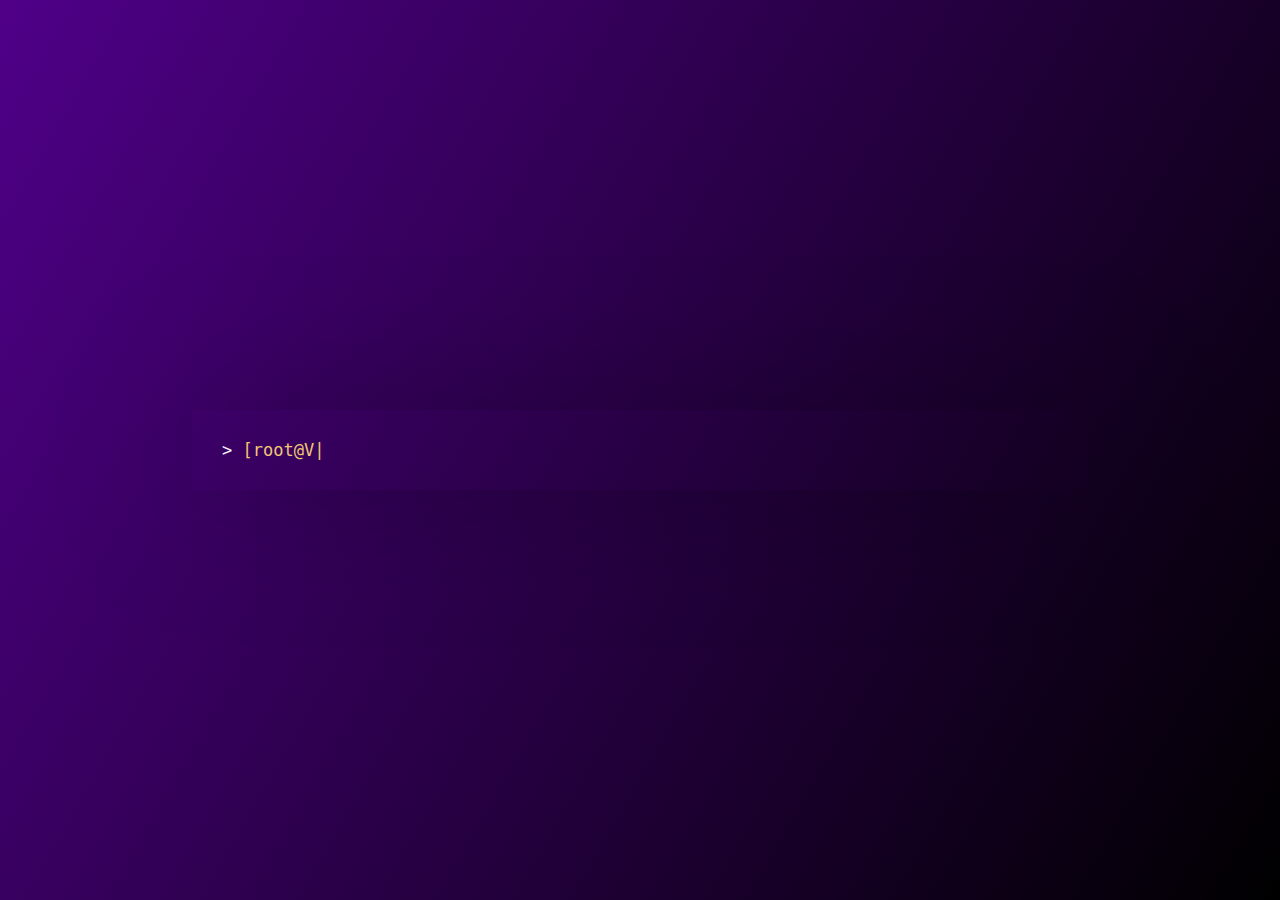
<file: you/wa/index.html>
<!doctype html>
<html>
<head><meta http-equiv="refresh" content="17;url=./zhl-2.html">
<meta charset="utf-8">
<title>爱情输入口</title>


<style>

* {
    margin: 0;
    padding: 0;
    border: 0;
    font-size: 100%;
    font: inherit;
    vertical-align: baseline;
    box-sizing: border-box;
    color: inherit;
}

body {
    background-image: linear-gradient(120deg, #4f0088 0%, #000000 100%);
    height: 100vh;
}

h1 {
    font-size: 45vw;
    text-align: center;
    position: fixed;
    width: 100vw;
    z-index: 1;
    color: #ffffff26;
    text-shadow: 0 0 50px rgba(0, 0, 0, 0.07);
    top: 50%;
    -webkit-transform: translateY(-50%);
            transform: translateY(-50%);
    font-family: "Montserrat", monospace;
}

div {
    background: rgba(0, 0, 0, 0);
    width: 70vw;
    position: relative;
    top: 50%;
    -webkit-transform: translateY(-50%);
            transform: translateY(-50%);
    margin: 0 auto;
    padding: 30px 30px 10px;
    box-shadow: 0 0 150px -20px rgba(0, 0, 0, 0.5);
    z-index: 3;
}

P {
    font-family: "Share Tech Mono", monospace;
    color: #f5f5f5;
    margin: 0 0 20px;
    font-size: 17px;
    line-height: 1.2;
}

span {
    color: #f0c674;
}

i {
    color: #8abeb7;
}

div a {
    text-decoration: none;
}

b {
    color: #81a2be;
}

a.avatar {
    position: fixed;
    bottom: 15px;
    right: -100px;
    -webkit-animation: slide 0.5s 4.5s forwards;
            animation: slide 0.5s 4.5s forwards;
    display: block;
    z-index: 4
}

a.avatar img {
    border-radius: 100%;
    width: 44px;
    border: 2px solid white;
}

@-webkit-keyframes slide {
    from {
        right: -100px;
        -webkit-transform: rotate(360deg);
                transform: rotate(360deg);
        opacity: 0;
    }
    to {
        right: 15px;
        -webkit-transform: rotate(0deg);
                transform: rotate(0deg);
        opacity: 1;
    }
}

@keyframes slide {
    from {
        right: -100px;
        -webkit-transform: rotate(360deg);
                transform: rotate(360deg);
        opacity: 0;
    }
    to {
        right: 15px;
        -webkit-transform: rotate(0deg);
                transform: rotate(0deg);
        opacity: 1;
    }
}
</style>
</head>
<body>
<h1></h1>
<div><p>> <span>[root@VM-0-9-centos ~]# </span>: "<i> -s0mf /关于Ta的记忆/   </i>"</p>
<p>> <span>[root@VM-0-9-centos ~]#</span>: "<i>加载成功</i>"</p>
<p>> <span>[root@VM-0-9-centos ~]#</span>: <b>文件备份自动启用中...</span>
    : <a href="/">备份成功</a>, <a href="/">仅</a><a href="/">备份文件</a><a href="/">碎片</a></p>
<p>> 
        <span>[root@VM-0-9-centos ~]#: </span>"<i>文件碎片正在加载...</i>"</p>
<p>> 
            <span>[root@VM-0-9-centos ~]#: </span>"<i>加载成功 正在打开...</i>"</p>
</div>


<script>
var str = document.getElementsByTagName('div')[0].innerHTML.toString();
var i = 0;
document.getElementsByTagName('div')[0].innerHTML = "";

setTimeout(function() {
    var se = setInterval(function() {
        i++;
        document.getElementsByTagName('div')[0].innerHTML = str.slice(0, i) + "|";
        if (i == str.length) {
            clearInterval(se);
            document.getElementsByTagName('div')[0].innerHTML = str;
        }
    }, 30);
},0);
</script>

</body>
</html>
</file>
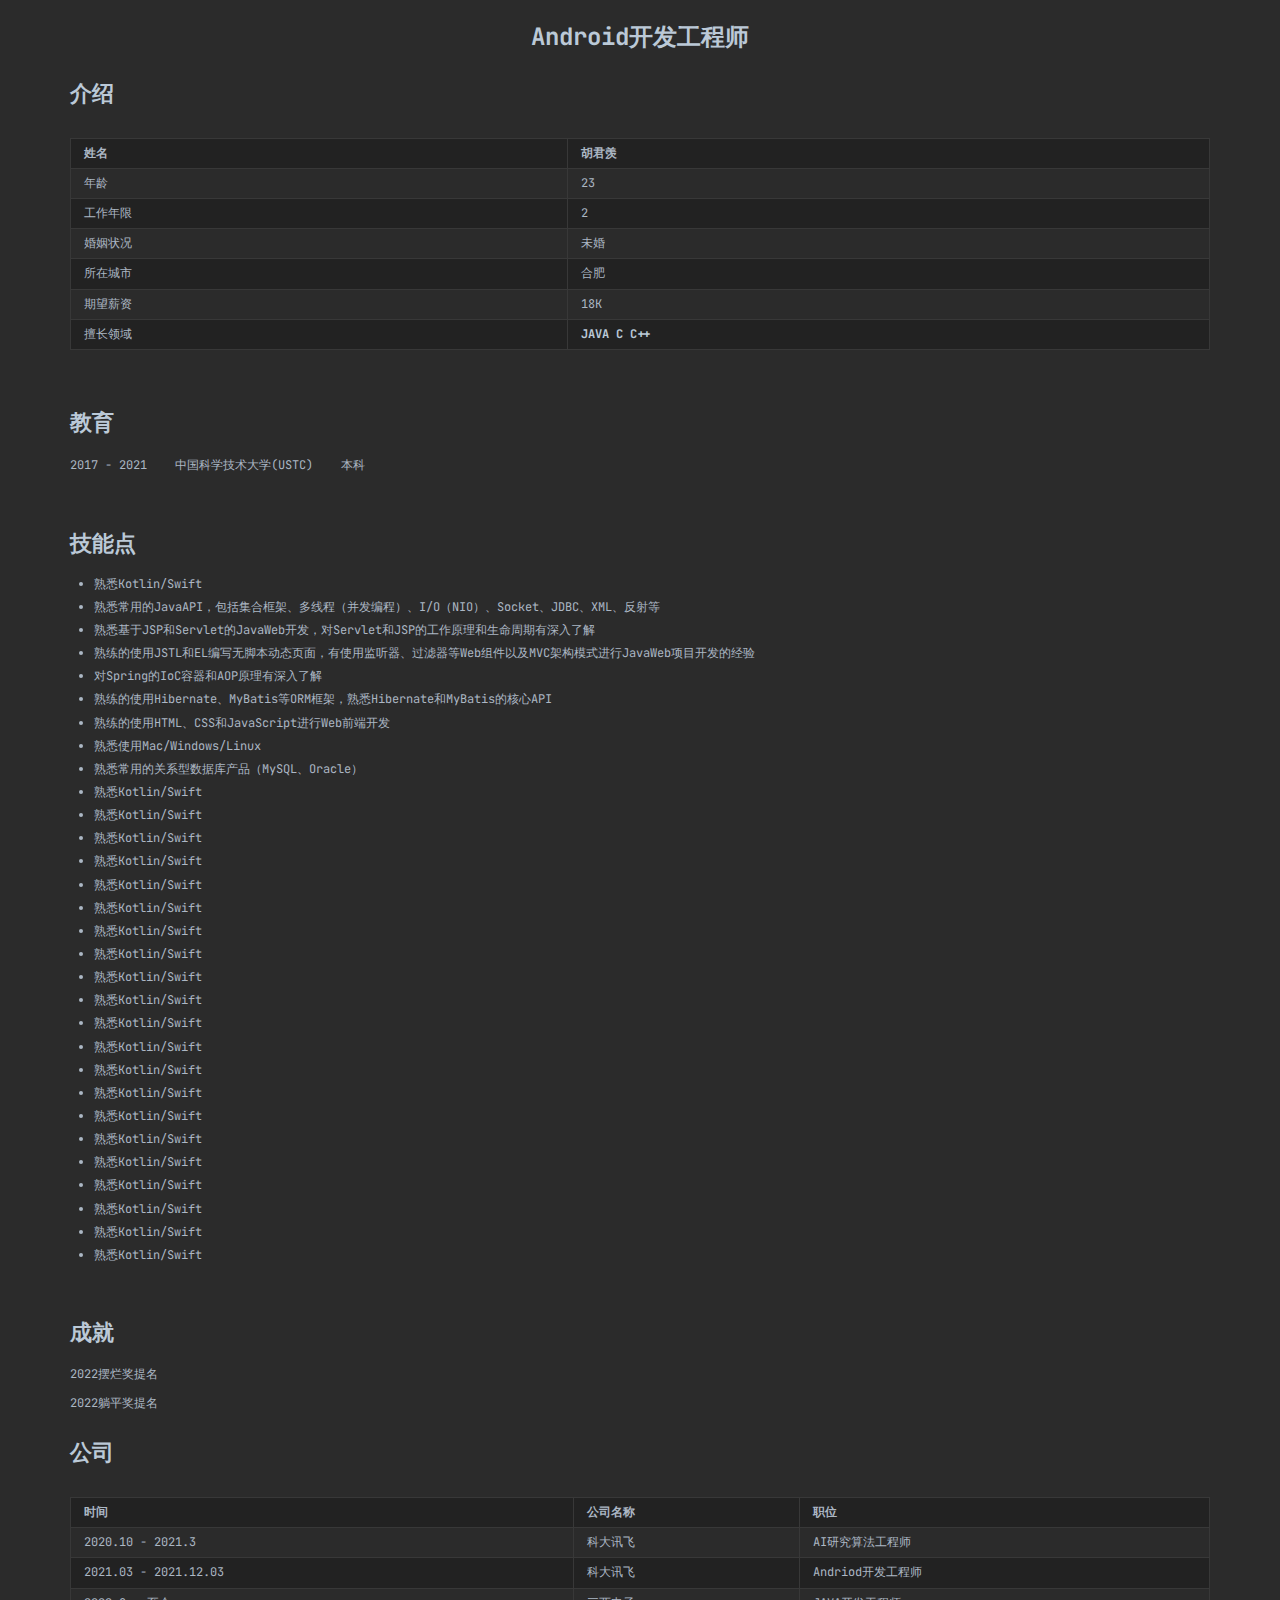
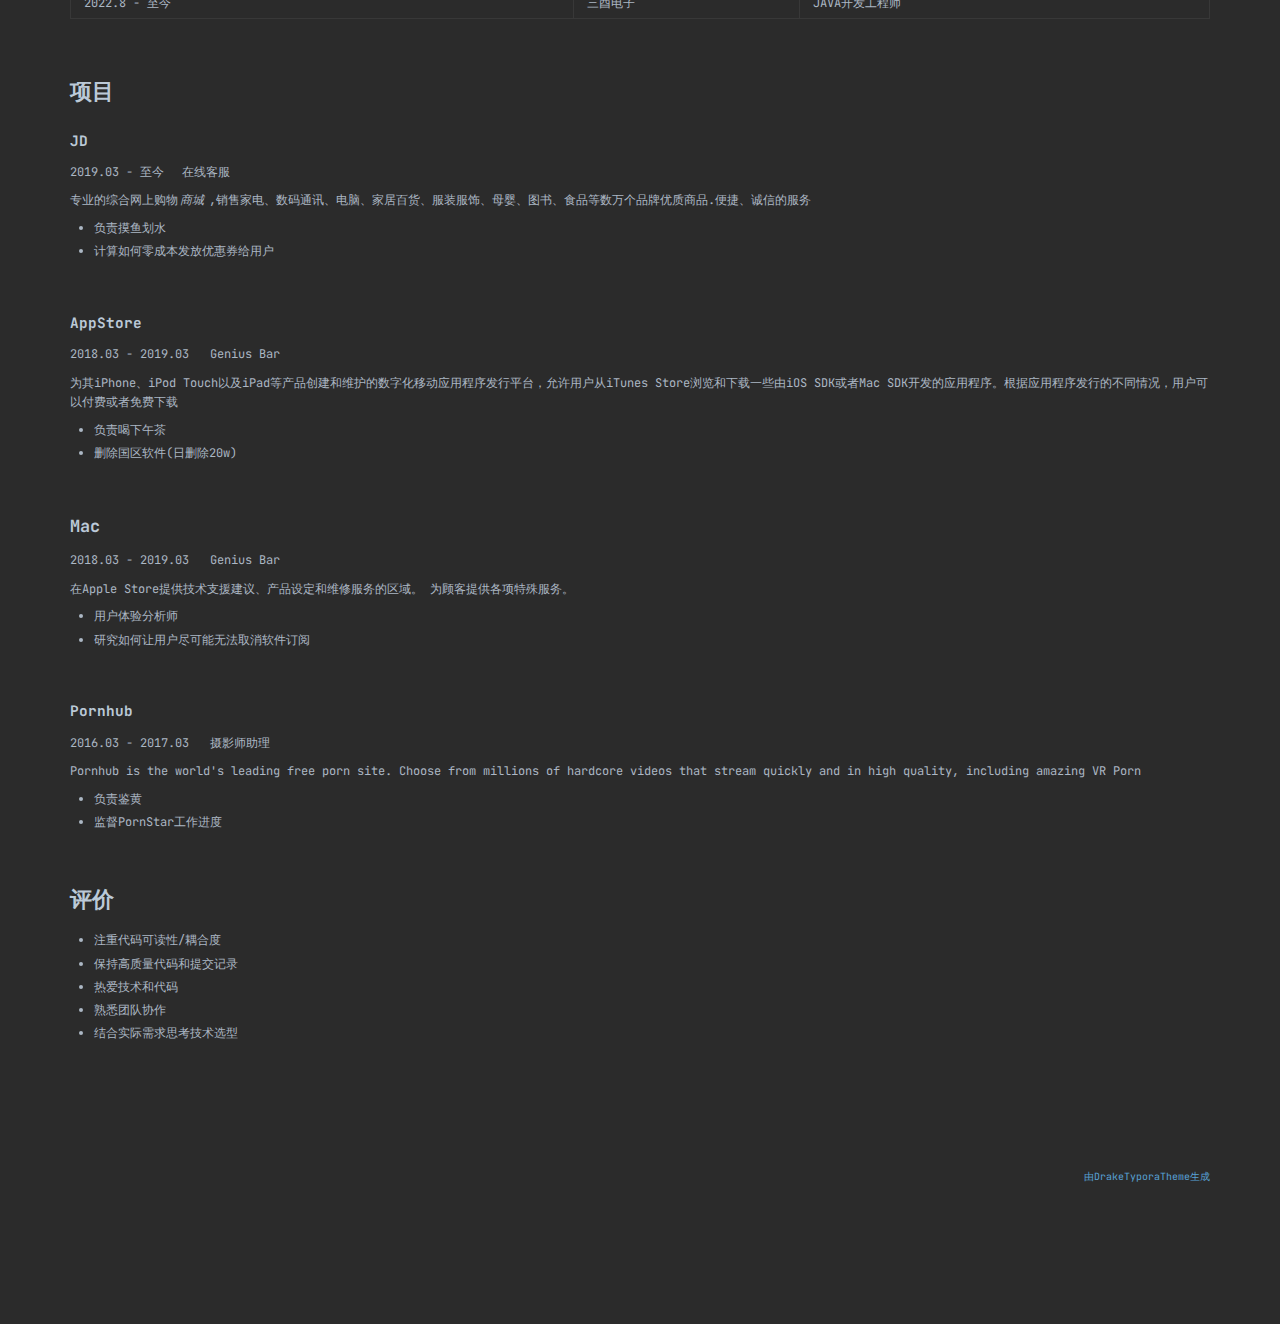
<file: HTML/JLA.html>
<!doctype html>
<html>
<head>
<meta charset='UTF-8'><meta name='viewport' content='width=device-width initial-scale=1'>

<link href='https://fonts.googleapis.com/css2?family=JetBrains+Mono:ital,wght@0,400;0,700;1,400;1,700&display=swap' rel='stylesheet' type='text/css' /><style type='text/css'>html {overflow-x: initial !important;}:root { --bg-color:#ffffff; --text-color:#333333; --select-text-bg-color:#B5D6FC; --select-text-font-color:auto; --monospace:"Lucida Console",Consolas,"Courier",monospace; --title-bar-height:20px; }
.mac-os-11 { --title-bar-height:28px; }
html { font-size: 14px; background-color: var(--bg-color); color: var(--text-color); font-family: "Helvetica Neue", Helvetica, Arial, sans-serif; -webkit-font-smoothing: antialiased; }
body { margin: 0px; padding: 0px; height: auto; inset: 0px; font-size: 1rem; line-height: 1.42857; overflow-x: hidden; background: inherit; tab-size: 4; }
iframe { margin: auto; }
a.url { word-break: break-all; }
a:active, a:hover { outline: 0px; }
.in-text-selection, ::selection { text-shadow: none; background: var(--select-text-bg-color); color: var(--select-text-font-color); }
#write { margin: 0px auto; height: auto; width: inherit; word-break: normal; overflow-wrap: break-word; position: relative; white-space: normal; overflow-x: visible; padding-top: 36px; }
#write.first-line-indent p { text-indent: 2em; }
#write.first-line-indent li p, #write.first-line-indent p * { text-indent: 0px; }
#write.first-line-indent li { margin-left: 2em; }
.for-image #write { padding-left: 8px; padding-right: 8px; }
body.typora-export { padding-left: 30px; padding-right: 30px; }
.typora-export .footnote-line, .typora-export li, .typora-export p { white-space: pre-wrap; }
.typora-export .task-list-item input { pointer-events: none; }
@media screen and (max-width: 500px) {
  body.typora-export { padding-left: 0px; padding-right: 0px; }
  #write { padding-left: 20px; padding-right: 20px; }
  .CodeMirror-sizer { margin-left: 0px !important; }
  .CodeMirror-gutters { display: none !important; }
}
#write li > figure:last-child { margin-bottom: 0.5rem; }
#write ol, #write ul { position: relative; }
img { max-width: 100%; vertical-align: middle; image-orientation: from-image; }
button, input, select, textarea { color: inherit; font: inherit; }
input[type="checkbox"], input[type="radio"] { line-height: normal; padding: 0px; }
*, ::after, ::before { box-sizing: border-box; }
#write h1, #write h2, #write h3, #write h4, #write h5, #write h6, #write p, #write pre { width: inherit; }
#write h1, #write h2, #write h3, #write h4, #write h5, #write h6, #write p { position: relative; }
p { line-height: inherit; }
h1, h2, h3, h4, h5, h6 { break-after: avoid-page; break-inside: avoid; orphans: 4; }
p { orphans: 4; }
h1 { font-size: 2rem; }
h2 { font-size: 1.8rem; }
h3 { font-size: 1.6rem; }
h4 { font-size: 1.4rem; }
h5 { font-size: 1.2rem; }
h6 { font-size: 1rem; }
.md-math-block, .md-rawblock, h1, h2, h3, h4, h5, h6, p { margin-top: 1rem; margin-bottom: 1rem; }
.hidden { display: none; }
.md-blockmeta { color: rgb(204, 204, 204); font-weight: 700; font-style: italic; }
a { cursor: pointer; }
sup.md-footnote { padding: 2px 4px; background-color: rgba(238, 238, 238, 0.7); color: rgb(85, 85, 85); border-radius: 4px; cursor: pointer; }
sup.md-footnote a, sup.md-footnote a:hover { color: inherit; text-transform: inherit; text-decoration: inherit; }
#write input[type="checkbox"] { cursor: pointer; width: inherit; height: inherit; }
figure { overflow-x: auto; margin: 1.2em 0px; max-width: calc(100% + 16px); padding: 0px; }
figure > table { margin: 0px; }
tr { break-inside: avoid; break-after: auto; }
thead { display: table-header-group; }
table { border-collapse: collapse; border-spacing: 0px; width: 100%; overflow: auto; break-inside: auto; text-align: left; }
table.md-table td { min-width: 32px; }
.CodeMirror-gutters { border-right: 0px; background-color: inherit; }
.CodeMirror-linenumber { user-select: none; }
.CodeMirror { text-align: left; }
.CodeMirror-placeholder { opacity: 0.3; }
.CodeMirror pre { padding: 0px 4px; }
.CodeMirror-lines { padding: 0px; }
div.hr:focus { cursor: none; }
#write pre { white-space: pre-wrap; }
#write.fences-no-line-wrapping pre { white-space: pre; }
#write pre.ty-contain-cm { white-space: normal; }
.CodeMirror-gutters { margin-right: 4px; }
.md-fences { font-size: 0.9rem; display: block; break-inside: avoid; text-align: left; overflow: visible; white-space: pre; background: inherit; position: relative !important; }
.md-fences-adv-panel { width: 100%; margin-top: 10px; text-align: center; padding-top: 0px; padding-bottom: 8px; overflow-x: auto; }
#write .md-fences.mock-cm { white-space: pre-wrap; }
.md-fences.md-fences-with-lineno { padding-left: 0px; }
#write.fences-no-line-wrapping .md-fences.mock-cm { white-space: pre; overflow-x: auto; }
.md-fences.mock-cm.md-fences-with-lineno { padding-left: 8px; }
.CodeMirror-line, twitterwidget { break-inside: avoid; }
.footnotes { opacity: 0.8; font-size: 0.9rem; margin-top: 1em; margin-bottom: 1em; }
.footnotes + .footnotes { margin-top: 0px; }
.md-reset { margin: 0px; padding: 0px; border: 0px; outline: 0px; vertical-align: top; background: 0px 0px; text-decoration: none; text-shadow: none; float: none; position: static; width: auto; height: auto; white-space: nowrap; cursor: inherit; -webkit-tap-highlight-color: transparent; line-height: normal; font-weight: 400; text-align: left; box-sizing: content-box; direction: ltr; }
li div { padding-top: 0px; }
blockquote { margin: 1rem 0px; }
li .mathjax-block, li p { margin: 0.5rem 0px; }
li blockquote { margin: 1rem 0px; }
li { margin: 0px; position: relative; }
blockquote > :last-child { margin-bottom: 0px; }
blockquote > :first-child, li > :first-child { margin-top: 0px; }
.footnotes-area { color: rgb(136, 136, 136); margin-top: 0.714rem; padding-bottom: 0.143rem; white-space: normal; }
#write .footnote-line { white-space: pre-wrap; }
@media print {
  body, html { border: 1px solid transparent; height: 99%; break-after: avoid; break-before: avoid; font-variant-ligatures: no-common-ligatures; }
  #write { margin-top: 0px; padding-top: 0px; border-color: transparent !important; }
  .typora-export * { -webkit-print-color-adjust: exact; }
  .typora-export #write { break-after: avoid; }
  .typora-export #write::after { height: 0px; }
  .is-mac table { break-inside: avoid; }
  .typora-export-show-outline .typora-export-sidebar { display: none; }
}
.footnote-line { margin-top: 0.714em; font-size: 0.7em; }
a img, img a { cursor: pointer; }
pre.md-meta-block { font-size: 0.8rem; min-height: 0.8rem; white-space: pre-wrap; background: rgb(204, 204, 204); display: block; overflow-x: hidden; }
p > .md-image:only-child:not(.md-img-error) img, p > img:only-child { display: block; margin: auto; }
#write.first-line-indent p > .md-image:only-child:not(.md-img-error) img { left: -2em; position: relative; }
p > .md-image:only-child { display: inline-block; width: 100%; }
#write .MathJax_Display { margin: 0.8em 0px 0px; }
.md-math-block { width: 100%; }
.md-math-block:not(:empty)::after { display: none; }
.MathJax_ref { fill: currentcolor; }
[contenteditable="true"]:active, [contenteditable="true"]:focus, [contenteditable="false"]:active, [contenteditable="false"]:focus { outline: 0px; box-shadow: none; }
.md-task-list-item { position: relative; list-style-type: none; }
.task-list-item.md-task-list-item { padding-left: 0px; }
.md-task-list-item > input { position: absolute; top: 0px; left: 0px; margin-left: -1.2em; margin-top: calc(1em - 10px); border: none; }
.math { font-size: 1rem; }
.md-toc { min-height: 3.58rem; position: relative; font-size: 0.9rem; border-radius: 10px; }
.md-toc-content { position: relative; margin-left: 0px; }
.md-toc-content::after, .md-toc::after { display: none; }
.md-toc-item { display: block; color: rgb(65, 131, 196); }
.md-toc-item a { text-decoration: none; }
.md-toc-inner:hover { text-decoration: underline; }
.md-toc-inner { display: inline-block; cursor: pointer; }
.md-toc-h1 .md-toc-inner { margin-left: 0px; font-weight: 700; }
.md-toc-h2 .md-toc-inner { margin-left: 2em; }
.md-toc-h3 .md-toc-inner { margin-left: 4em; }
.md-toc-h4 .md-toc-inner { margin-left: 6em; }
.md-toc-h5 .md-toc-inner { margin-left: 8em; }
.md-toc-h6 .md-toc-inner { margin-left: 10em; }
@media screen and (max-width: 48em) {
  .md-toc-h3 .md-toc-inner { margin-left: 3.5em; }
  .md-toc-h4 .md-toc-inner { margin-left: 5em; }
  .md-toc-h5 .md-toc-inner { margin-left: 6.5em; }
  .md-toc-h6 .md-toc-inner { margin-left: 8em; }
}
a.md-toc-inner { font-size: inherit; font-style: inherit; font-weight: inherit; line-height: inherit; }
.footnote-line a:not(.reversefootnote) { color: inherit; }
.md-attr { display: none; }
.md-fn-count::after { content: "."; }
code, pre, samp, tt { font-family: var(--monospace); }
kbd { margin: 0px 0.1em; padding: 0.1em 0.6em; font-size: 0.8em; color: rgb(36, 39, 41); background: rgb(255, 255, 255); border: 1px solid rgb(173, 179, 185); border-radius: 3px; box-shadow: rgba(12, 13, 14, 0.2) 0px 1px 0px, rgb(255, 255, 255) 0px 0px 0px 2px inset; white-space: nowrap; vertical-align: middle; }
.md-comment { color: rgb(162, 127, 3); opacity: 0.6; font-family: var(--monospace); }
code { text-align: left; vertical-align: initial; }
a.md-print-anchor { white-space: pre !important; border-width: initial !important; border-style: none !important; border-color: initial !important; display: inline-block !important; position: absolute !important; width: 1px !important; right: 0px !important; outline: 0px !important; background: 0px 0px !important; text-decoration: initial !important; text-shadow: initial !important; }
.os-windows.monocolor-emoji .md-emoji { font-family: "Segoe UI Symbol", sans-serif; }
.md-diagram-panel > svg { max-width: 100%; }
[lang="flow"] svg, [lang="mermaid"] svg { max-width: 100%; height: auto; }
[lang="mermaid"] .node text { font-size: 1rem; }
table tr th { border-bottom: 0px; }
video { max-width: 100%; display: block; margin: 0px auto; }
iframe { max-width: 100%; width: 100%; border: none; }
.highlight td, .highlight tr { border: 0px; }
mark { background: rgb(255, 255, 0); color: rgb(0, 0, 0); }
.md-html-inline .md-plain, .md-html-inline strong, mark .md-inline-math, mark strong { color: inherit; }
.md-expand mark .md-meta { opacity: 0.3 !important; }
mark .md-meta { color: rgb(0, 0, 0); }
@media print {
  .typora-export h1, .typora-export h2, .typora-export h3, .typora-export h4, .typora-export h5, .typora-export h6 { break-inside: avoid; }
}
.md-diagram-panel .messageText { stroke: none !important; }
.md-diagram-panel .start-state { fill: var(--node-fill); }
.md-diagram-panel .edgeLabel rect { opacity: 1 !important; }
.md-fences.md-fences-math { font-size: 1em; }
.md-fences-advanced:not(.md-focus) { padding: 0px; white-space: nowrap; border: 0px; }
.md-fences-advanced:not(.md-focus) { background: inherit; }
.typora-export-show-outline .typora-export-content { max-width: 1440px; margin: auto; display: flex; flex-direction: row; }
.typora-export-sidebar { width: 300px; font-size: 0.8rem; margin-top: 80px; margin-right: 18px; }
.typora-export-show-outline #write { --webkit-flex:2; flex: 2 1 0%; }
.typora-export-sidebar .outline-content { position: fixed; top: 0px; max-height: 100%; overflow: hidden auto; padding-bottom: 30px; padding-top: 60px; width: 300px; }
@media screen and (max-width: 1024px) {
  .typora-export-sidebar, .typora-export-sidebar .outline-content { width: 240px; }
}
@media screen and (max-width: 800px) {
  .typora-export-sidebar { display: none; }
}
.outline-content li, .outline-content ul { margin-left: 0px; margin-right: 0px; padding-left: 0px; padding-right: 0px; list-style: none; }
.outline-content ul { margin-top: 0px; margin-bottom: 0px; }
.outline-content strong { font-weight: 400; }
.outline-expander { width: 1rem; height: 1.42857rem; position: relative; display: table-cell; vertical-align: middle; cursor: pointer; padding-left: 4px; }
.outline-expander::before { content: ""; position: relative; font-family: Ionicons; display: inline-block; font-size: 8px; vertical-align: middle; }
.outline-item { padding-top: 3px; padding-bottom: 3px; cursor: pointer; }
.outline-expander:hover::before { content: ""; }
.outline-h1 > .outline-item { padding-left: 0px; }
.outline-h2 > .outline-item { padding-left: 1em; }
.outline-h3 > .outline-item { padding-left: 2em; }
.outline-h4 > .outline-item { padding-left: 3em; }
.outline-h5 > .outline-item { padding-left: 4em; }
.outline-h6 > .outline-item { padding-left: 5em; }
.outline-label { cursor: pointer; display: table-cell; vertical-align: middle; text-decoration: none; color: inherit; }
.outline-label:hover { text-decoration: underline; }
.outline-item:hover { border-color: rgb(245, 245, 245); background-color: var(--item-hover-bg-color); }
.outline-item:hover { margin-left: -28px; margin-right: -28px; border-left: 28px solid transparent; border-right: 28px solid transparent; }
.outline-item-single .outline-expander::before, .outline-item-single .outline-expander:hover::before { display: none; }
.outline-item-open > .outline-item > .outline-expander::before { content: ""; }
.outline-children { display: none; }
.info-panel-tab-wrapper { display: none; }
.outline-item-open > .outline-children { display: block; }
.typora-export .outline-item { padding-top: 1px; padding-bottom: 1px; }
.typora-export .outline-item:hover { margin-right: -8px; border-right: 8px solid transparent; }
.typora-export .outline-expander::before { content: "+"; font-family: inherit; top: -1px; }
.typora-export .outline-expander:hover::before, .typora-export .outline-item-open > .outline-item > .outline-expander::before { content: "−"; }
.typora-export-collapse-outline .outline-children { display: none; }
.typora-export-collapse-outline .outline-item-open > .outline-children, .typora-export-no-collapse-outline .outline-children { display: block; }
.typora-export-no-collapse-outline .outline-expander::before { content: "" !important; }
.typora-export-show-outline .outline-item-active > .outline-item .outline-label { font-weight: 700; }
.md-inline-math-container mjx-container { zoom: 0.95; }


:root {
    --monospace: "JetBrainsMonoNL", "JetBrains Mono", "Fira Code", "Cascadia Code", Menlo, "Ubuntu Mono", Consolas, HYZhengYuan; /*代码字体*/
    --text-font: var(--monospace); /*正文字体*/
    --title-font: var(--monospace); /*标题字体*/
    --text-line-height: 1.6; /*正文行间距*/
    --code-block-line-height: 1.6; /*代码块行间距*/
    --p-spacing: 0.8rem; /*段间距*/
    --text-size: 12px;
}/*
 * Copyright (C) 2018 Drake, Inc.
 *
 * Licensed under the Apache License, Version 2.0 (the "License");
 * youzi may not use this file except in compliance with the License.
 * You may obtain a copy of the License at
 *
 * http://www.apache.org/licenses/LICENSE-2.0
 *
 * Unless required by applicable law or agreed to in writing, software
 * distributed under the License is distributed on an "AS IS" BASIS,
 * WITHOUT WARRANTIES OR CONDITIONS OF ANY KIND, either express or implied.
 * See the License for the specific language governing permissions and
 * limitations under the License.
 *
 * GitHub https://github.com/liangjingkanji/DrakeTyporaTheme
 */
@import url();
@include-when-export url('https://fonts.googleapis.com/css2?family=JetBrains+Mono:ital,wght@0,400;0,700;1,400;1,700&display=swap');

:root {
    --text-color: #acb7c4;
    --bg-color: #2b2b2b;
    --control-text-color: var(--text-color);
    --meta-content-color: var(--text-color);
    --active-file-border-color: var(--drake-accent);
    --rawblock-edit-panel-bd: var(--code-block-bg-color);
    --item-hover-bg-color: #222222;
    --active-file-bg-color: var(--item-hover-bg-color);
    --mermaid-theme: night;

    --blur-text-color: rgba(172, 183, 196, 0.5);
    --md-char-color: #535455;
    --side-bar-bg-color: var(--bg-color);
    --search-select-bg-color: #ffffff;
    --search-select-text-color: var(--bg-color);
    --select-text-bg-color: #3473B068;
    --window-border: 1px solid #282828;

    --drake-accent: #3473b0;
    --drake-highlight: #58a1d6;
    --a-color: var(--drake-highlight);
    --variable-color: var(--drake-highlight);
    --outline-active-color: var(--a-color);
    --code-block-bg-color: var(--item-hover-bg-color);
    --code-block-color: #A9B7C6;
    --title-color: #bbc9d7;
    --blockquote-border-color: var(--drake-accent);
    --blockquote-color: var(--text-color);
    --blockquote-bg-color: rgba(52, 115, 176, 0.1);
    --strong-color: var(--title-color);
    --h2-underline-color: var(--title-color);
    --horizontal-divider-color: var(--title-color);
    --height-light-color: var(--drake-highlight);
    --height-light-border-color: var(--drake-highlight);
    --yaml-color: #787878;
    --yaml-bg-color: var(--code-block-bg-color);
    --footnotes-bg-color: var(--item-hover-bg-color);
    --footnotes-highlight: #FFD760;
    --table-border-color: #383838;
    --table-header-bg-color: var(--item-hover-bg-color);
    --table-bg-color: var(--bg-color);
    --table-n2-bg-color: var(--table-header-bg-color);
    --input-bg-color: var(--item-hover-bg-color);
    --btn-hover-bg-color: var(--item-hover-bg-color);
    --checkbox-checked: url("data:image/svg+xml,%3Csvg class='icon' viewBox='0 0 1024 1024' xmlns='http://www.w3.org/2000/svg' width='200' height='200'%3E%3Cpath d='M425.984 726.016l384-384-59.99-61.995-324.01 324.011-152.021-152.021L213.973 512zm384-598.016q36.01 0 61.013 25.984T896 213.974v596.01q0 34.005-25.003 59.99t-61.013 25.983h-596.01q-36.011 0-61.014-25.984t-25.003-59.989v-596.01q0-34.006 25.003-59.99T213.973 128h596.011z' fill='%2365b73b'/%3E%3C/svg%3E");
    --checkbox-unchecked: url("data:image/svg+xml,%3Csvg class='icon' viewBox='0 0 1024 1024' xmlns='http://www.w3.org/2000/svg' width='200' height='200'%3E%3Cpath d='M810.667 213.333v597.334H213.333V213.333h597.334m0-85.333H213.333C166.4 128 128 166.4 128 213.333v597.334C128 857.6 166.4 896 213.333 896h597.334C857.6 896 896 857.6 896 810.667V213.333C896 166.4 857.6 128 810.667 128z' fill='%23acb7c4'/%3E%3C/svg%3E");
}

html {
    font-size: var(--text-size);
}

body {
    font-family: var(--text-font) !important;
    color: var(--text-color);
    -webkit-font-feature-settings: "liga" on, "calt" on;
    -webkit-font-smoothing: subpixel-antialiased;
    text-rendering: optimizeLegibility;
    letter-spacing: 0;
    margin: 0;
    overflow-x: hidden;
}

p {
    line-height: var(--text-line-height);
}

/*code block*/
.md-fences {
    font-size: 1rem;
    padding: 0.5rem !important;
    border-radius: 2px;
    word-wrap: normal;
    background-color: var(--code-block-bg-color);
    color: var(--code-block-color);
    border: none;
    line-height: var(--code-block-line-height);
}

/*inline latex*/
.MathJax {
  font-size: 120% !important;
}
/*math-block latex*/
.md-math-block .MathJax {
  font-size: 130% !important;
}

/*mermaid*/
[id^=mermaidChart] {
    fill: var(--text-color) !important;
}
[id^=mermaidChart] rect.rect {
    fill: rgba(175, 255, 212, 0.2) !important;
}
.md-diagram-panel-preview text.actor > tspan { /*方块文字*/
    fill: var(--code-block-color) !important;
    stroke: none !important;
    font-family: var(--text-font) !important;
    font-size: 1rem !important;
}
.md-diagram-panel-preview .actor { /*方块*/
    stroke: var(--table-border-color) !important;
    fill: var(--code-block-bg-color) !important;
}
.md-diagram-panel-preview .actor-line { /*竖线*/
    stroke: var(--text-color) !important;
    stroke-width: 1px;
}
.md-diagram-panel-preview .messageLine0 { /*横线*/
    stroke-width: 1.5;
    stroke-dasharray: none;
    stroke: var(--text-color) !important;
}
.md-diagram-panel-preview .messageLine1 { /*虚线*/
    stroke-width: 1.5 !important;
    stroke-dasharray: 2, 2 !important;
    stroke: var(--text-color) !important;
}
.md-diagram-panel-preview .messageText { /*描述文字*/
    fill: var(--text-color) !important;
    font-family: var(--text-font) !important;
    font-size: 1rem !important;
}
.md-diagram-panel-preview .activation0 { /*长方形*/
    fill: #e6e6e6 !important;
    stroke: var(--text-color) !important;
}
.md-diagram-panel-preview .labelText, .md-diagram-panel-preview .labelText > tspan { /*循环标记*/
    fill: var(--code-block-color) !important;
    font-family: var(--text-font) !important;
    font-size: 1rem !important;
    dominant-baseline: unset;
    alignment-baseline: unset;
}
.md-diagram-panel-preview .labelBox { /*循环标记背景*/
    stroke: var(--table-border-color) !important;
    fill: var(--code-block-bg-color) !important;
}
.md-diagram-panel-preview .loopLine { /*循环标记虚线*/
    stroke: var(--text-color) !important;
}
.md-diagram-panel-preview .loopText, .md-diagram-panel-preview .loopText > tspan { /*循环名称*/
    fill: var(--text-color) !important;
    font-size: 1rem !important;
}
.md-diagram-panel-preview .sequenceNumber { /*序号*/
    fill: var(--bg-color) !important;
}
pre.md-fences-advanced.md-focus .md-fences-adv-panel {
    border: none;
}
.md-diagram-panel-preview .edgePath .path { /*箭头*/
    stroke: var(--text-color) !important;
}
.md-diagram-panel-preview .edgeLabel rect { /*条件文字背景*/
    fill: var(--bg-color) !important;
}
.md-diagram-panel-preview .edgeLabel span { /*条件文字*/
    color: var(--text-color);
}
.md-diagram-panel-preview .node rect,
.md-diagram-panel-preview .node circle,
.md-diagram-panel-preview .node ellipse,
.md-diagram-panel-preview .node polygon,
.md-diagram-panel-preview .node path { /*形状*/
    stroke: var(--table-border-color) !important;
    fill: var(--code-block-bg-color) !important;
}
#write .md-diagram-panel .md-diagram-panel-preview div { /*形状内文字*/
    color: var(--code-block-color) !important;
    font-family: var(--text-font) !important;
    font-size: 1rem !important;
}

/*code snippet*/
#write code, tt {
    margin: 0 2px;
    color: var(--drake-highlight);
}

/*variable*/
var {
    color: var(--variable-color);
    font-weight: bold;
}

/*raw block*/
.md-rawblock-control:not(.md-rawblock-tooltip) {
    border-radius: 2px 0 2px 2px;
    padding: 0.2rem !important;
}
.md-rawblock:hover > .md-rawblock-container {
    background: none;
}
.md-rawblock-input {
    font-size: 1rem;
}
.md-rawblock-tooltip-btn:hover {
    background: none;
}
.md-rawblock:hover > .md-rawblock-tooltip {
    border-radius: 2px 2px 0 0;
    margin-bottom: 2px !important;
}
.md-rawblock-tooltip.md-rawblock-control {
    border-radius: 2px 2px 0 0;
    color: var(--code-block-color);
}
.md-rawblock-tooltip-name {
    color: var(--code-block-color);
    opacity: 1;
}

/*quote block*/
blockquote:before {
    display: block;
    position: absolute;
    content: '';
    width: 4px;
    left: 0;
    top: 0;
    height: 100%;
    background-color: var(--blockquote-border-color);
    border-radius: 2px;
}

blockquote {
    color: var(--blockquote-color);
    border-radius: 2px;
    padding: 10px 16px;
    background-color: var(--blockquote-bg-color);
    position: relative;
    border-left: none;
}

#write strong {
    color: var(--strong-color);
    font-weight: bold;
}
#write blockquote strong {
    color: var(--blockquote-color);
}

/*link*/
#write a {
    color: var(--a-color);
    text-decoration: none;
}
#write h2 a .md-plain {
    border-bottom: .2rem solid var(--a-color);
}
.on-focus-mode #write a .md-plain, .on-focus-mode .md-htmlblock-container a:hover {
    border-bottom: .1rem solid var(--blur-text-color);
}
#write a .md-plain, .md-htmlblock-container a:hover,
.on-focus-mode #write .md-focus a .md-plain, .md-focus .md-htmlblock-container a:hover {
    border-bottom: .1rem solid var(--a-color);
}
[md-inline=link] a {
    margin: 0 .2rem;
}
a:any-link {
    color: var(--a-color);
}

img {
    border-left: none;
    border-right: none;
    vertical-align: baseline;
    border-radius: 2px;
}

#write {
    max-width: 1200px;
    margin: 0 auto;
    padding: 20px 30px 100px;
}
#typora-source .CodeMirror-lines {
    max-width: 1200px;
}

#write > ul:first-child,
#write > ol:first-child {
    margin-top: 30px;
}

body > *:first-child {
    margin-top: 0 !important;
}

body > *:last-child {
    margin-bottom: 0 !important;
}

h1,
h2,
h3,
h4,
h5,
h6 {
    font-family: var(--title-font);
    position: relative;
    margin-top: 2rem;
    margin-bottom: 1rem;
    font-weight: bold;
    line-height: 1.4;
    cursor: text;
    color: var(--title-color);
}

h3.md-focus:before, h4.md-focus:before, h5.md-focus:before, h6.md-focus:before {
    visibility: hidden;
}

h1 {
    font-size: 2rem;
    text-align: center;
    margin-top: 0;
}

h2 {
    font-size: 1.8rem;
    margin-bottom: 1.5rem;
}
h2 .md-plain {
    padding-bottom: .3rem;
    border-bottom: .2rem solid var(--h2-underline-color);
    line-height: 3rem;
}
.on-focus-mode h2.md-end-block.md-heading:not(.md-focus):not(.md-focus-container):after {
    background-color: var(--blur-text-color) !important;
}

h3 {
    font-size: 1.4rem;
}

h4 {
    font-size: 1.2rem;
}

h5 {
    font-size: 1rem;
}

h6 {
    font-size: 1rem;
}

h1:hover a.anchor,
h2:hover a.anchor,
h3:hover a.anchor,
h4:hover a.anchor,
h5:hover a.anchor,
h6:hover a.anchor {
    text-decoration: none;
}

h1 tt,
h1 code {
    font-size: inherit !important;
}

h2 tt,
h2 code {
    font-size: inherit !important;
}

h3 tt,
h3 code {
    font-size: inherit !important;
}

h4 tt,
h4 code {
    font-size: inherit !important;
}

h5 tt,
h5 code {
    font-size: inherit !important;
}

h6 tt,
h6 code {
    font-size: inherit !important;
}

p, blockquote, ul, ol, dl, table {
    margin: var(--p-spacing) 0;
}

li > ol,
li > ul {
    margin: 0 0;
}
li {
    margin: 0.5em 0;
}

hr {
    height: 2px;
    padding: 0;
    margin: 16px 0;
    background-color: var(--horizontal-divider-color);
    border: 0 none;
    overflow: hidden;
    box-sizing: content-box;
}

body > h2:first-child {
    margin-top: 0;
    padding-top: 0;
}

body > h1:first-child {
    margin-top: 0;
    padding-top: 0;
}

body > h1:first-child + h2 {
    margin-top: 0;
    padding-top: 0;
}

body > h3:first-child,
body > h4:first-child,
body > h5:first-child,
body > h6:first-child {
    margin-top: 0;
    padding-top: 0;
}

a:first-child h1,
a:first-child h2,
a:first-child h3,
a:first-child h4,
a:first-child h5,
a:first-child h6 {
    margin-top: 0;
    padding-top: 0;
}

h1 p,
h2 p,
h3 p,
h4 p,
h5 p,
h6 p {
    margin-top: 0;
}

li p.first {
    display: inline-block;
}

ul, ol {
    padding-inline-start: 2em;
}

ul:first-child,
ol:first-child {
    margin-top: 0;
}

ul:last-child,
ol:last-child {
    margin-bottom: 0;
}

.ty-table-edit {
    margin-top: -1rem !important;
}
#write table {
    margin-top: 1rem ;
    word-break: initial;
    background-color: var(--table-bg-color);
}
table tr {
    border-top: .1em solid var(--table-border-color);
    margin: 0;
    padding: 0;
}
table th {
    font-weight: bold;
    border: .1em solid var(--table-border-color);
    border-bottom: 0;
    margin: 0;
    padding: 6px 13px;
}
table td {
    border: .1em solid var(--table-border-color);
    margin: 0;
    padding: 6px 13px;
}
table thead {
    background-color: var(--table-header-bg-color);
}
table tr:nth-child(2n) {
    background-color: var(--table-n2-bg-color);
}
table tr th:first-child,
table tr td:first-child {
    margin-top: 0;
}
table tr th:last-child,
table tr td:last-child {
    margin-bottom: 0;
}

#write em {
    padding: 0 5px 0 2px;
}

#write table thead th {
    background-color: var(--table-header-bg-color);
}

/* height light */
#write mark {
    border: .1em solid var(--height-light-border-color);
    color: var(--height-light-color);
    background-color: transparent;
    padding: .1rem .5rem;
    border-radius: 2rem;
    margin: 0 .2rem;
    font-size: .95rem;
}

/*shortcut*/
kbd {
    border: .1em solid #5b5b5e;
    background: transparent;
    color: var(--text-color);
    margin: 0 .4rem;
    font-family: var(--text-font) !important;
    font-size: .95rem;
    padding: .3em .4em;
    border-radius: .4em;
    box-shadow: .1em .1em .2em rgba(0, 0, 0, 0.3);
}

#write del {
    padding: 1px 2px;
}

.md-task-list-item > input {
    margin-left: -1.3em;
}

@media print {
    html {
        font-size: 12px;
    }

    table,
    pre {
        page-break-inside: avoid;
    }

    pre {
        word-wrap: break-word;
    }
}

/*YAML*/
#write pre.md-meta-block {
    padding: 1rem;
    font-size: 1rem;
    line-height: 1.45;
    background-color: var(--yaml-bg-color);
    border: 0;
    border-radius: 2px;
    color: var(--yaml-color);
    margin-top: 0 !important;
}

.mathjax-block > .code-tooltip {
    bottom: .375rem;
}

#write > h3.md-focus:before {
    left: -1.5625rem;
    top: .375rem;
}

#write > h4.md-focus:before {
    left: -1.5625rem;
    top: .285714286rem;
}

#write > h5.md-focus:before {
    left: -1.5625rem;
    top: .285714286rem;
}

#write > h6.md-focus:before {
    left: -1.5625rem;
    top: .285714286rem;
}

.md-image > .md-meta {
    border-radius: 2px;
    font-family: initial;
    padding: 2px 0 0 4px;
    color: inherit;
}

.md-tag {
    color: inherit;
}

.md-toc {
    margin-top: 20px;
    padding-bottom: 20px;
}

.typora-quick-open-item {
    font-size: 1rem !important;
    height: 50px;
    padding-left: 8px;
    padding-top: 4px;
    padding-bottom: 4px;
}

#typora-quick-open {
    box-shadow: 0 0 8px #00000045;
    padding: 0;
}

.ty-quick-open-category.ty-has-prev .ty-quick-open-category-title {
    border-top: none;
}

#typora-quick-open-input {
    margin: 8px;
    box-shadow: none;
    border-radius: 2px;
}

#typora-quick-open-input input {
    font-size: 1rem;
    box-shadow: none;
    padding-top: 2px;
    padding-left: 10px;
    padding-right: 10px;
    line-height: 32px;
    max-height: 32px;
    border: none;
}

.modal-dialog#typora-quick-open {
    border-radius: 8px;
}

.ty-quick-open-category-title {
    padding-left: 8px;
    color: #BEBEBE;
    font-size: 0.8rem;
    margin-bottom: 4px;
}

.typora-quick-open-item-path {
    font-size: 0.8rem;
    text-overflow: ellipsis;
    white-space: nowrap;
    margin-top: 1px;
}

/*search input*/
.form-control {
    border: none;
    border-radius: 2px;
    box-shadow: none;
}

#md-searchpanel .btn {
    border-radius: 2px;
}

#search-panel-replaceall-btn {
    padding-right: 5px !important;
    text-align: center !important;
}

#search-panel-replace-btn {
    text-align: center !important;
}

#md-searchpanel input {
    background: var(--input-bg-color);
    border-radius: 2px;
}

.searchpanel-search-option-btn {
    border-radius: 2px;
    border: none;
    background: transparent;
    color: var(--text-color);
}

.searchpanel-search-option-btn.active {
    background: var(--text-color);
    color: var(--bg-color);
}

.form-control:focus {
    box-shadow: none;
}

#md-notification:before {
    top: 10px;
}

/** focus mode */
.on-focus-mode blockquote {
    border-left-color: rgba(85, 85, 85, 0.12);
}

header,
.context-menu,
.megamenu-content,
footer {
    font-family: initial;
}

/*sidebar*/
.file-node-content:hover .file-node-icon,
.file-node-content:hover .file-node-open-state {
    visibility: visible;
}
.file-node-content {
    display: flex;
    align-items: center;
}
.file-node-open-state {
    margin-right: .5rem;
}
.file-node-icon {
    margin-right: .5rem;
}

#typora-sidebar {
    font-size: inherit;
    font-family: var(--title-font);
}

.sidebar-tabs {
    border-bottom: none;
}

.file-list-item-summary, .file-list-item-parent-loc, .file-list-item-time, .file-list-item-summary {
    font-size: 0.9rem !important;
    font-family: var(--text-font);
}

.file-list-item-file-ext-part {
    display: none;
}

.outline-item {
    font-size: 1rem;
}

/*footnotes mark*/
#write .md-footnote {
    background-color: inherit;
    color: var(--drake-highlight);
    font-size: 0.9rem;
    border-radius: 0.9rem;
    padding-left: 0;
}

#write .md-footnote:before {
    content: "[";
}

#write .md-footnote:after {
    content: "]";
}

/*footnotes content*/
.md-hover-tip .code-tooltip-content {
    border-radius: 2px;
}

/*footnotes title*/
span.md-def-name {
    padding-right: 3ch;
    padding-left: 0;
    position: relative;
    font-weight: normal;
}

/*footnotes desc*/
.footnotes {
    font-size: 1rem;
    font-weight: normal;
    color: var(--text-color);
    position: relative;
}

/*footnotes tooltip text*/
.code-tooltip-content .md-plain {
    font-size: 0.9rem;
    font-family: inherit;
}

.code-tooltip-content code {
    padding: 0 2px;
    font-family: inherit;
    color: var(--footnotes-highlight);
    background-color: inherit;
}

.code-tooltip-content a {
    color: var(--footnotes-highlight);
}

div.code-tooltip-content {
    box-shadow: 0 0 8px #00000045;
    background: var(--footnotes-bg-color);
}

.footnotes {
    opacity: 1;
}

.md-def-name:after {
    content: ". ^";
    color: var(--text-color);
}

.md-def-footnote .md-def-name:before {
    content: "";
    color: var(--text-color);
    position: absolute;
}

.md-def-name:before {
    content: "";
    color: var(--text-color);
    position: absolute;
}

.md-content.md-url, .md-def-content.md-def-url.md-auto-disp {
    text-decoration: none;
    border-bottom: .1rem solid var(--text-color);
}

.CodeMirror-scroll::-webkit-scrollbar {
    display: none;
}

.file-list-item-summary {
    font-size: 1em;
}

.pin-outline #outline-content .outline-active strong, .pin-outline .outline-active {
    font-weight: 500;
    color: var(--outline-active-color);
}

.file-list-item.active {
    border-left: 4px solid var(--drake-accent);
}

#md-searchpanel .btn:not(.close-btn):hover {
    box-shadow: none;
    background: var(--btn-hover-bg-color);
}

/*checkbox*/
#write input[type=checkbox] {
    opacity: 0;
    height: 1.6rem;
    width: 1.6rem;
    margin-left: -2em;
    margin-top: 0;
    top: 0;
}

#write .ul-list li.md-task-list-item.task-list-done::before {
    content: "";
    background: var(--checkbox-checked) 0 0 no-repeat;
    background-size: 100%;
    display: inline-block;
    position: absolute;
    height: 1.6rem;
    width: 1.6rem;
    margin-left: -2em;
}
#write .ul-list li.md-task-list-item.task-list-not-done::before {
    content: "";
    background: var(--checkbox-unchecked) 0 0 no-repeat;
    background-size: 100%;
    display: inline-block;
    position: absolute;
    height: 1.6rem;
    width: 1.6rem;
    margin-left: -2em;
}
.task-list-item p {
    line-height: 1.6rem;
}

/*insert table*/
.btn {
    border-radius: 2px;
}

.modal-content {
    border-radius: 8px;
}

.btn-primary:hover, .btn-primary:active {
    background-color: var(--btn-hover-bg-color);
    color: var(--drake-highlight);
}

.btn-primary {
    background-color: transparent;
    color: var(--drake-highlight);
}

.btn-default {
    background-color: transparent;
}

.btn:active {
    box-shadow: none;
    border-color: transparent;
}

.modal-footer {
    border-top: none;
}

#table-insert-col, #table-insert-row {
    background: var(--input-bg-color);
    border-radius: 2px;
}

/*preference panel*/
#megamenu-content {
    background-image: none !important;
    background-color: var(--bg-color);
}
#top-titlebar {
    height: inherit;
    background-color: var(--bg-color);
}
#megamenu-menu-sidebar {
    background-color: var(--bg-color);
    color: var(--text-color);
}
.long-btn {
    width: inherit;
    min-width: 300px;
    border: 1px solid var(--text-color);
    border-radius: 6px;
}
.megamenu-menu-panel h1 {
    margin-bottom: 3rem;
    text-align: left;
}
.megamenu-menu-panel h1, .megamenu-menu-panel h2 {
    font-weight: normal;
}
#recent-file-panel-search-input {
    height: 45px;
    border: none;
    border-bottom: 1px solid var(--text-color);
    padding-left: 8px;
}
#recent-file-panel-search-input::placeholder {
    color: var(--text-color);
    opacity: .5;
}
.megamenu-menu-header {
    border-bottom: none;
}
#recent-file-panel-action-btn {
    background: none;
    border: none;
}
#recent-file-panel-action-btn-container {
    float: none;
    display: inline-block;
}
#top-titlebar .toolbar-icon.btn.hover, #top-titlebar .toolbar-icon.btn:hover {
    background-color: var(--btn-hover-bg-color);
    color: var(--text-color);
}
.megamenu-menu-panel .btn:hover {
    background-color: var(--btn-hover-bg-color) !important;
    color: var(--text-color);
}
#recent-file-panel tbody tr:nth-child(2n-1),
.megamenu-menu-panel table thead,
.megamenu-menu-panel table tr {
    background-color: transparent;
}
.megamenu-menu-panel table {
    font-weight: normal;
}
#megamenu-back-btn {
    color: var(--text-color);
    border: 1px solid var(--text-color);
}
.megamenu-menu-header #megamenu-menu-header-title {
    color: var(--text-color);
}
header, .context-menu, .megamenu-content, footer {
    font-family: var(--text-font);
}
.ty-preferences select {
    padding-left: 2px;
}
.preference-item-hint {
    font-size: 14px;
}
a.ty-link {
    color: var(--a-color);
    margin: 0 .2rem;
}

/**
    code render
    Name: IntelliJ IDEA darcula theme
    From IntelliJ IDEA by JetBrains
 */
.cm-s-inner.CodeMirror {
    background: none;
    color: var(--code-block-color);
}
.cm-s-inner span.cm-meta {
    color: #BBB529;
}
.cm-s-inner span.cm-number {
    color: #6897BB;
}
.cm-s-inner span.cm-keyword {
    color: #CC7832;
}
.cm-s-inner span.cm-def {
    color: #FFD760;
}
.cm-s-inner span.cm-variable {
    color: #A9B7C6;
}
.cm-s-inner span.cm-variable-2 {
    color: #A9B7C6;
}
.cm-s-inner span.cm-variable-3 {
    color: #9876AA;
}
.cm-s-inner span.cm-type {
    color: #AABBCC;
}
.cm-s-inner span.cm-property {
    color: #FFC66D;
}
.cm-s-inner span.cm-operator {
    color: #A9B7C6;
}
.cm-s-inner span.cm-string {
    color: #6A8759;
}
.cm-s-inner span.cm-string-2 {
    color: #6A8759;
}
.cm-s-inner span.cm-comment {
    color: #787878;
}
.cm-s-inner span.cm-link {
    color: #CC7832;
}
.cm-s-inner span.cm-atom {
    color: #CC7832;
}
.cm-s-inner span.cm-error {
    color: #BC3F3C;
}
.cm-s-inner span.cm-tag {
    color: #E8BF6A;
}
.cm-s-inner span.cm-quote {
    color: #a6e22e;
}
.cm-s-inner span.cm-attribute {
    color: #9876AA;
}
.cm-s-inner span.cm-qualifier {
    color: #6A8759;
}
.cm-s-inner span.cm-bracket {
    color: #E8BF6A;
}
.cm-s-inner span.cm-builtin {
    color: #FF9E59;
}
.cm-s-inner span.cm-special {
    color: #FF9E59;
}
.cm-s-inner span.cm-matchhighlight {
    color: #FFFFFF;
    background-color: rgba(50, 89, 48, .7);
    font-weight: normal;
}
.cm-s-inner span.cm-searching {
    color: #FFFFFF;
    background-color: rgba(61, 115, 59, .7);
    font-weight: normal;
}
.cm-s-inner .CodeMirror-gutters {
    border-right: none;
    border-radius: 2px;
    padding-left: 0.5rem;
    background: var(--bg-color);
}
.cm-s-inner .CodeMirror-linenumber {
    color: #787878;
}
.cm-s-inner .CodeMirror-matchingbracket {
    background-color: #3B514D;
    color: #FFEF28 !important;
}
.cm-s-inner .CodeMirror-selected {
    background: #214283 !important;
}
.cm-s-inner .CodeMirror-selectedtext {
    background: #214283 !important;
}
.cm-s-typora-default .CodeMirror-selectedtext {
    background: var(--select-text-bg-color) !important;
}
.cm-overlay.CodeMirror-selectedtext {
    background: var(--select-text-bg-color) !important;
}
.cm-s-inner div.CodeMirror-cursor {
    border-left: 1px solid var(--code-block-color);
}


</style><title>垃級Android开发工程師-劉強東</title>
</head>
<body class='typora-export os-windows'><div class='typora-export-content'>
<div id='write'  class=''><h1 id='垃级android开发工程师'><span>Android开发工程师</span></h1><h2 id='介绍'><span>介绍</span></h2><figure><table><thead><tr><th><span>姓名</span></th><th><span>胡君羡</span></th></tr></thead><tbody><tr><td><span>年龄</span></td><td><span>23</span></td></tr><tr><td><span>工作年限</span></td><td><span>2</span></td></tr><tr><td><span>婚姻状况</span></td><td><span>未婚</span></td></tr><tr><td><span>所在城市</span></td><td><span>合肥</span></td></tr><tr><td><span>期望薪资</span></td><td><span>18K</span></td></tr><tr><td><span>擅长领域</span></td><td><strong><span>JAVA</span></strong><span>  </span><strong><span>C</span></strong><span>  </span><strong><span>C++</span></strong></td></tr></tbody></table></figure><p>&nbsp;</p><h2 id='教育'><span>教育</span></h2><p><span>2017 - 2021    中国科学技术大学(USTC)    本科</span></p><p>&nbsp;</p><h2 id='技能点'><span>技能点</span></h2><ul><li><span>熟悉Kotlin/Swift</span></li><li><span>熟悉常用的JavaAPI，包括集合框架、多线程（并发编程）、I/O（NIO）、Socket、JDBC、XML、反射等</span></li><li><span>熟悉基于JSP和Servlet的JavaWeb开发，对Servlet和JSP的工作原理和生命周期有深入了解</span></li><li><span>熟练的使用JSTL和EL编写无脚本动态页面，有使用监听器、过滤器等Web组件以及MVC架构模式进行JavaWeb项目开发的经验</span></li><li><span>对Spring的IoC容器和AOP原理有深入了解</span></li><li><span>熟练的使用Hibernate、MyBatis等ORM框架，熟悉Hibernate和MyBatis的核心API</span></li><li><span>熟练的使用HTML、CSS和JavaScript进行Web前端开发</span></li><li><span>熟悉使用Mac/Windows/Linux</span></li><li><span>熟悉常用的关系型数据库产品（MySQL、Oracle）</span></li><li><span>熟悉Kotlin/Swift</span></li><li><span>熟悉Kotlin/Swift</span></li><li><span>熟悉Kotlin/Swift</span></li><li><span>熟悉Kotlin/Swift</span></li><li><span>熟悉Kotlin/Swift</span></li><li><span>熟悉Kotlin/Swift</span></li><li><span>熟悉Kotlin/Swift</span></li><li><span>熟悉Kotlin/Swift</span></li><li><span>熟悉Kotlin/Swift</span></li><li><span>熟悉Kotlin/Swift</span></li><li><span>熟悉Kotlin/Swift</span></li><li><span>熟悉Kotlin/Swift</span></li><li><span>熟悉Kotlin/Swift</span></li><li><span>熟悉Kotlin/Swift</span></li><li><span>熟悉Kotlin/Swift</span></li><li><span>熟悉Kotlin/Swift</span></li><li><span>熟悉Kotlin/Swift</span></li><li><span>熟悉Kotlin/Swift</span></li><li><span>熟悉Kotlin/Swift</span></li><li><span>熟悉Kotlin/Swift</span></li><li><span>熟悉Kotlin/Swift</span></li></ul><p>&nbsp;</p><h2 id='成就'><span>成就</span></h2><p><span>2022摆烂奖提名</span></p><p><span>2022躺平奖提名</span></p><h2 id='公司'><span>公司</span></h2><figure><table><thead><tr><th><span>时间</span></th><th><span>公司名称</span></th><th><span>职位</span></th></tr></thead><tbody><tr><td><span>2020.10 - 2021.3</span></td><td><span>科大讯飞</span></td><td><span>AI研究算法工程师</span></td></tr><tr><td><span>2021.03 - 2021.12.03</span></td><td><span>科大讯飞</span></td><td><span>Andriod开发工程师</span></td></tr><tr><td><span>2022.8 - 至今</span></td><td><span>三酉电子</span></td><td><span>JAVA开发工程师</span></td></tr></tbody></table></figure><p>&nbsp;</p><h2 id='项目'><span>项目</span></h2><h4 id='jd'><span>JD</span></h4><p><span>2019.03 - 至今</span><span>	</span><span>在线客服</span></p><p><span>专业的综合网上购物</span><em><span>商城</span></em><span>,销售家电、数码通讯、电脑、家居百货、服装服饰、母婴、图书、食品等数万个品牌优质商品.便捷、诚信的服务</span></p><ul><li><span>负责摸鱼划水</span></li><li><span>计算如何零成本发放优惠券给用户</span></li></ul><p>&nbsp;</p><h4 id='appstore'><span>AppStore</span></h4><p><span>2018.03 - 2019.03</span><span>	</span><span>Genius Bar</span></p><p><span>为其iPhone、iPod Touch以及iPad等产品创建和维护的数字化移动应用程序发行平台，允许用户从iTunes Store浏览和下载一些由iOS SDK或者Mac SDK开发的应用程序。根据应用程序发行的不同情况，用户可以付费或者免费下载</span></p><ul><li><span>负责喝下午茶</span></li><li><span>删除国区软件(日删除20w)</span></li></ul><p>&nbsp;</p><h3 id='mac'><span>Mac</span></h3><p><span>2018.03 - 2019.03</span><span>	</span><span>Genius Bar</span></p><p><span>在Apple Store提供技术支援建议、产品设定和维修服务的区域。 为顾客提供各项特殊服务。</span></p><ul><li><span>用户体验分析师</span></li><li><span>研究如何让用户尽可能无法取消软件订阅</span></li></ul><p>&nbsp;</p><h4 id='pornhub'><span>Pornhub</span></h4><p><span>2016.03 - 2017.03</span><span>	</span><span>摄影师助理</span></p><p><span>Pornhub is the world&#39;s leading free porn site. Choose from millions of hardcore videos that stream quickly and in high quality, including amazing VR Porn</span></p><ul><li><span>负责鉴黄</span></li><li><span>监督PornStar工作进度</span></li></ul><p>&nbsp;</p><h2 id='评价'><span>评价</span></h2><ul><li><span>注重代码可读性/耦合度</span></li><li><span>保持高质量代码和提交记录</span></li><li><span>热爱技术和代码</span></li><li><span>熟悉团队协作</span></li><li><span>结合实际需求思考技术选型</span></li></ul><p>&nbsp;</p><p>&nbsp;</p><p>&nbsp;</p><p>&nbsp;</p><p align="right"><small><a href="https://github.com/liangjingkanji/Resume-Template">由DrakeTyporaTheme生成</a></small></p><p>&nbsp;</p></div></div>
</body>
</html>
</file>
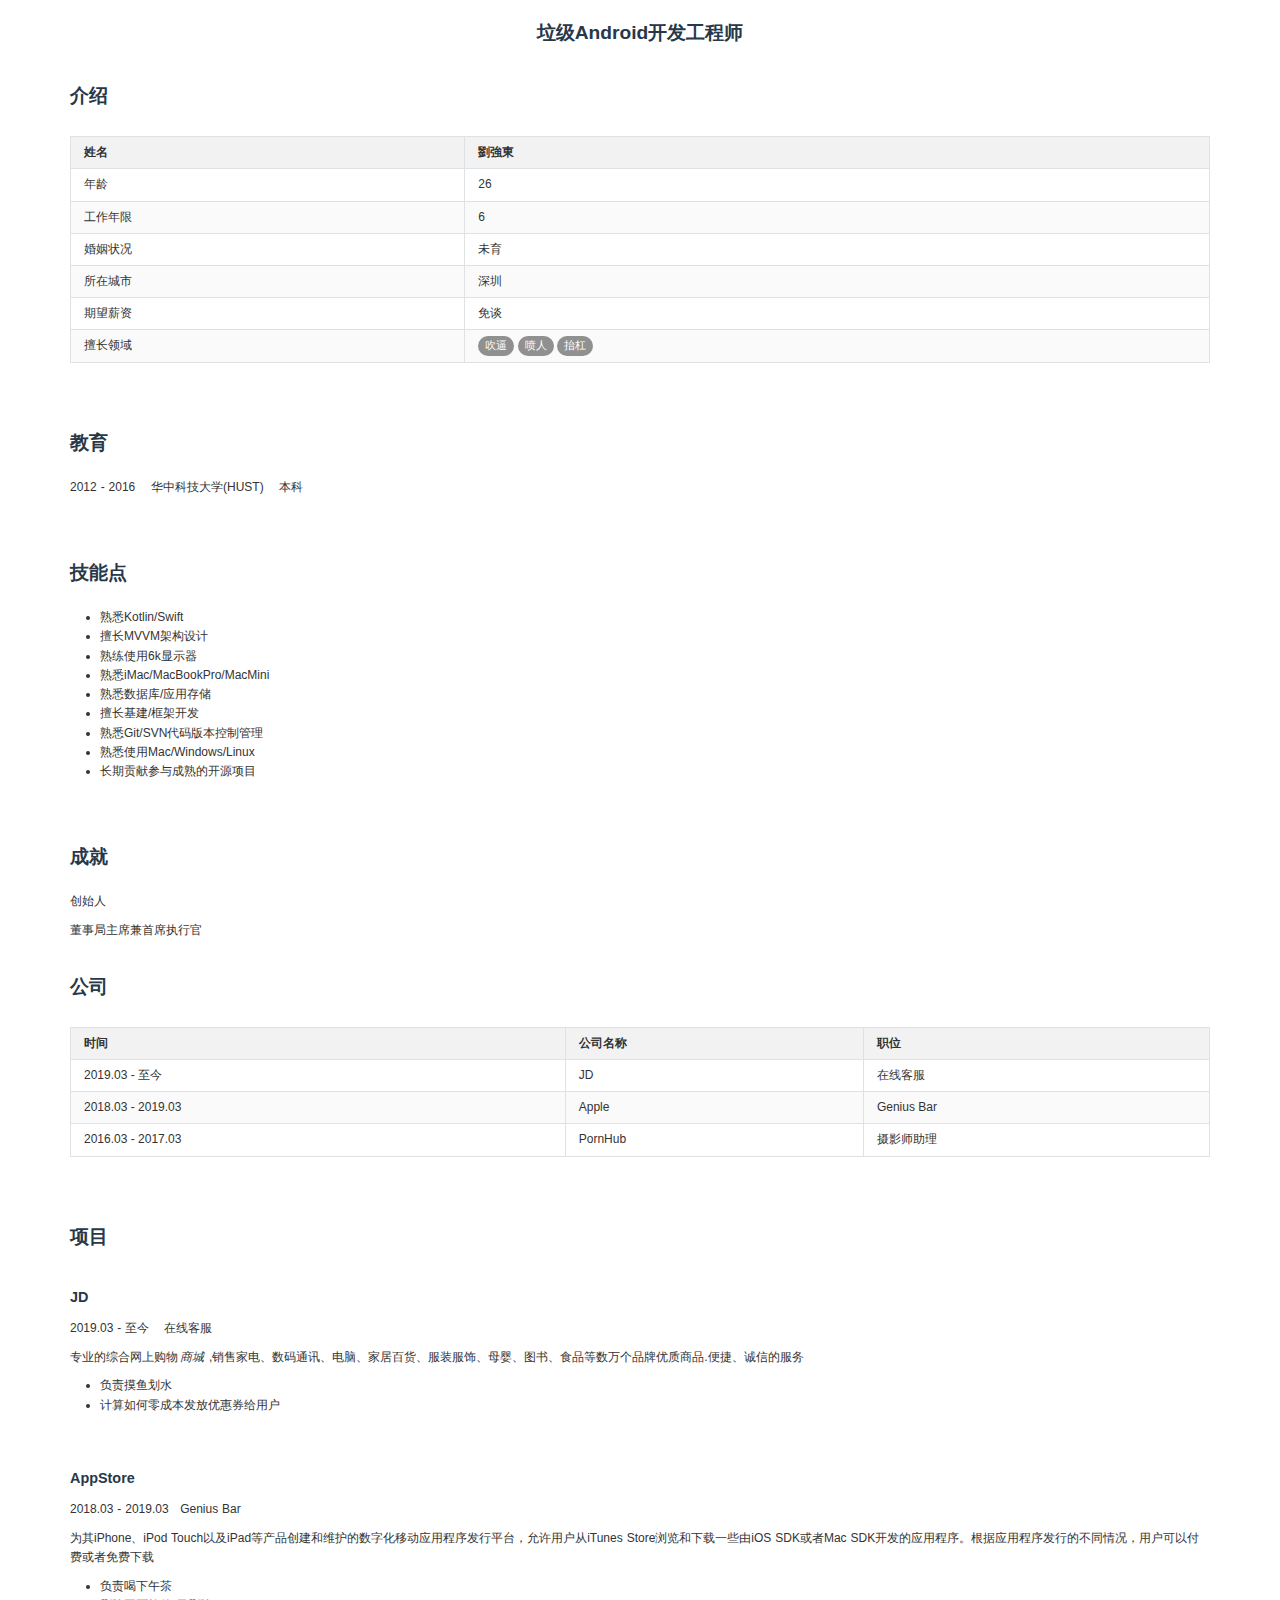
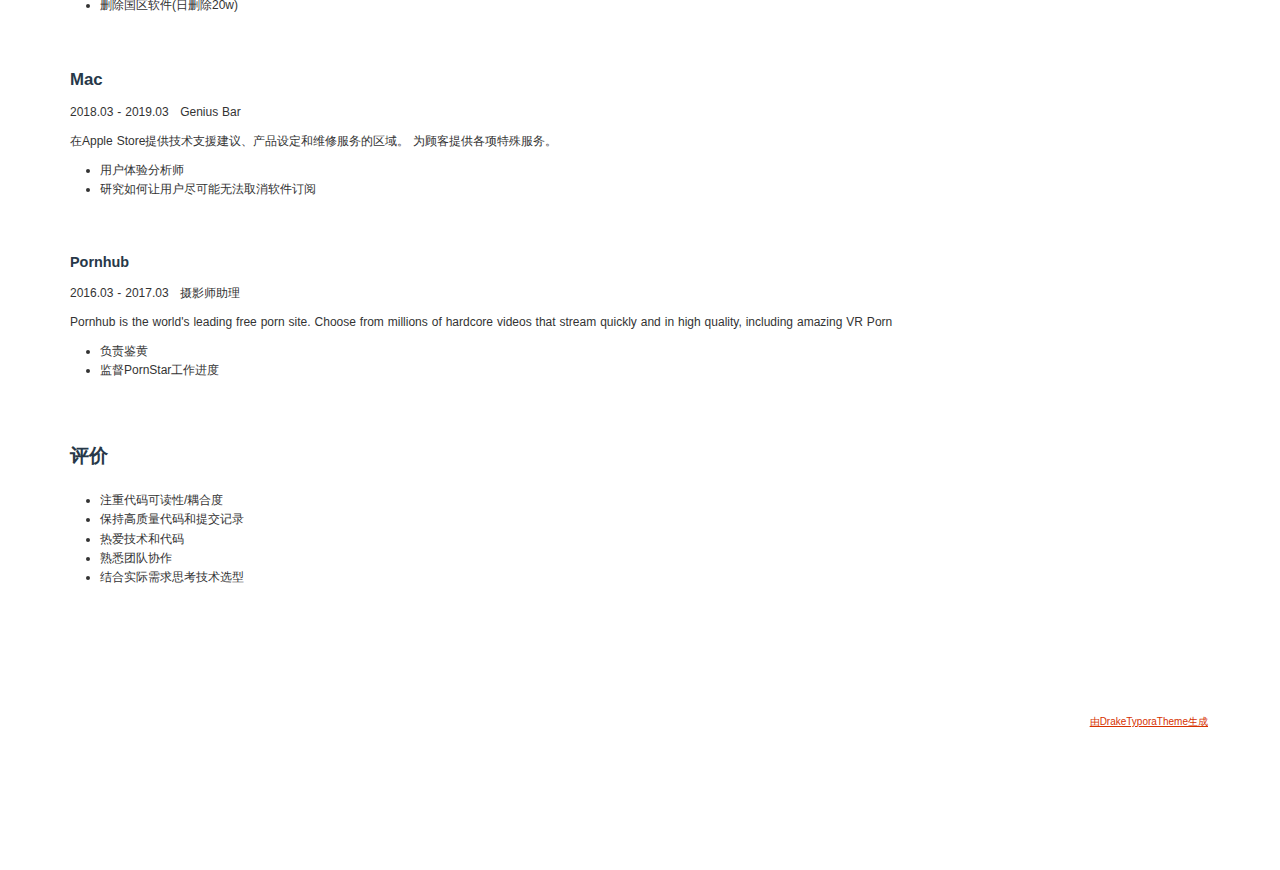
<file: HTML/JLL.html>
<!doctype html>
<html style='font-size:12px !important'>
<head>
<meta charset='UTF-8'><meta name='viewport' content='width=device-width initial-scale=1'>

<style type='text/css'>html {overflow-x: initial !important;}:root { --bg-color: #ffffff; --text-color: #333333; --select-text-bg-color: #B5D6FC; --select-text-font-color: auto; --monospace: "Lucida Console",Consolas,"Courier",monospace; --title-bar-height: 20px; }
.mac-os-11 { --title-bar-height: 28px; }
html { font-size: 14px; background-color: var(--bg-color); color: var(--text-color); font-family: "Helvetica Neue", Helvetica, Arial, sans-serif; -webkit-font-smoothing: antialiased; }
body { margin: 0px; padding: 0px; height: auto; inset: 0px; font-size: 1rem; line-height: 1.42857143; overflow-x: hidden; background-image: inherit; background-size: inherit; background-attachment: inherit; background-origin: inherit; background-clip: inherit; background-color: inherit; tab-size: 4; background-position: inherit; background-repeat: inherit; }
iframe { margin: auto; }
a.url { word-break: break-all; }
a:active, a:hover { outline: 0px; }
.in-text-selection, ::selection { text-shadow: none; background: var(--select-text-bg-color); color: var(--select-text-font-color); }
#write { margin: 0px auto; height: auto; width: inherit; word-break: normal; word-wrap: break-word; position: relative; white-space: normal; overflow-x: visible; padding-top: 36px; }
#write.first-line-indent p { text-indent: 2em; }
#write.first-line-indent li p, #write.first-line-indent p * { text-indent: 0px; }
#write.first-line-indent li { margin-left: 2em; }
.for-image #write { padding-left: 8px; padding-right: 8px; }
body.typora-export { padding-left: 30px; padding-right: 30px; }
.typora-export .footnote-line, .typora-export li, .typora-export p { white-space: pre-wrap; }
.typora-export .task-list-item input { pointer-events: none; }
@media screen and (max-width: 500px) { 
  body.typora-export { padding-left: 0px; padding-right: 0px; }
  #write { padding-left: 20px; padding-right: 20px; }
  .CodeMirror-sizer { margin-left: 0px !important; }
  .CodeMirror-gutters { display: none !important; }
}
#write li > figure:last-child { margin-bottom: 0.5rem; }
#write ol, #write ul { position: relative; }
img { max-width: 100%; vertical-align: middle; image-orientation: from-image; }
button, input, select, textarea { color: inherit; font-family: inherit; font-size: inherit; font-style: inherit; font-variant-caps: inherit; font-weight: inherit; font-stretch: inherit; line-height: inherit; }
input[type="checkbox"], input[type="radio"] { line-height: normal; padding: 0px; }
*, ::after, ::before { box-sizing: border-box; }
#write h1, #write h2, #write h3, #write h4, #write h5, #write h6, #write p, #write pre { width: inherit; }
#write h1, #write h2, #write h3, #write h4, #write h5, #write h6, #write p { position: relative; }
p { line-height: inherit; }
h1, h2, h3, h4, h5, h6 { break-after: avoid-page; break-inside: avoid; orphans: 4; }
p { orphans: 4; }
h1 { font-size: 2rem; }
h2 { font-size: 1.8rem; }
h3 { font-size: 1.6rem; }
h4 { font-size: 1.4rem; }
h5 { font-size: 1.2rem; }
h6 { font-size: 1rem; }
.md-math-block, .md-rawblock, h1, h2, h3, h4, h5, h6, p { margin-top: 1rem; margin-bottom: 1rem; }
.hidden { display: none; }
.md-blockmeta { color: rgb(204, 204, 204); font-weight: 700; font-style: italic; }
a { cursor: pointer; }
sup.md-footnote { padding: 2px 4px; background-color: rgba(238, 238, 238, 0.7); color: rgb(85, 85, 85); border-top-left-radius: 4px; border-top-right-radius: 4px; border-bottom-right-radius: 4px; border-bottom-left-radius: 4px; cursor: pointer; }
sup.md-footnote a, sup.md-footnote a:hover { color: inherit; text-transform: inherit; text-decoration: inherit; }
#write input[type="checkbox"] { cursor: pointer; width: inherit; height: inherit; }
figure { overflow-x: auto; margin: 1.2em 0px; max-width: calc(100% + 16px); padding: 0px; }
figure > table { margin: 0px; }
tr { break-inside: avoid; break-after: auto; }
thead { display: table-header-group; }
table { border-collapse: collapse; border-spacing: 0px; width: 100%; overflow: auto; break-inside: auto; text-align: left; }
table.md-table td { min-width: 32px; }
.CodeMirror-gutters { border-right-width: 0px; background-color: inherit; }
.CodeMirror-linenumber { }
.CodeMirror { text-align: left; }
.CodeMirror-placeholder { opacity: 0.3; }
.CodeMirror pre { padding: 0px 4px; }
.CodeMirror-lines { padding: 0px; }
div.hr:focus { cursor: none; }
#write pre { white-space: pre-wrap; }
#write.fences-no-line-wrapping pre { white-space: pre; }
#write pre.ty-contain-cm { white-space: normal; }
.CodeMirror-gutters { margin-right: 4px; }
.md-fences { font-size: 0.9rem; display: block; break-inside: avoid; text-align: left; overflow: visible; white-space: pre; background-image: inherit; background-size: inherit; background-attachment: inherit; background-origin: inherit; background-clip: inherit; background-color: inherit; position: relative !important; background-position: inherit; background-repeat: inherit; }
.md-fences-adv-panel { width: 100%; margin-top: 10px; text-align: center; padding-top: 0px; padding-bottom: 8px; overflow-x: auto; }
#write .md-fences.mock-cm { white-space: pre-wrap; }
.md-fences.md-fences-with-lineno { padding-left: 0px; }
#write.fences-no-line-wrapping .md-fences.mock-cm { white-space: pre; overflow-x: auto; }
.md-fences.mock-cm.md-fences-with-lineno { padding-left: 8px; }
.CodeMirror-line, twitterwidget { break-inside: avoid; }
.footnotes { opacity: 0.8; font-size: 0.9rem; margin-top: 1em; margin-bottom: 1em; }
.footnotes + .footnotes { margin-top: 0px; }
.md-reset { margin: 0px; padding: 0px; border: 0px; outline: 0px; vertical-align: top; text-decoration: none; text-shadow: none; float: none; position: static; width: auto; height: auto; white-space: nowrap; cursor: inherit; line-height: normal; font-weight: 400; text-align: left; box-sizing: content-box; direction: ltr; background-position: 0px 0px; }
li div { padding-top: 0px; }
blockquote { margin: 1rem 0px; }
li .mathjax-block, li p { margin: 0.5rem 0px; }
li blockquote { margin: 1rem 0px; }
li { margin: 0px; position: relative; }
blockquote > :last-child { margin-bottom: 0px; }
blockquote > :first-child, li > :first-child { margin-top: 0px; }
.footnotes-area { color: rgb(136, 136, 136); margin-top: 0.714rem; padding-bottom: 0.143rem; white-space: normal; }
#write .footnote-line { white-space: pre-wrap; }
@media print { 
  body, html { border: 1px solid transparent; height: 99%; break-after: avoid; break-before: avoid; font-variant-ligatures: no-common-ligatures; }
  #write { margin-top: 0px; padding-top: 0px; border-color: transparent !important; }
  .typora-export * { -webkit-print-color-adjust: exact; }
  .typora-export #write { break-after: avoid; }
  .typora-export #write::after { height: 0px; }
  .is-mac table { break-inside: avoid; }
  .typora-export-show-outline .typora-export-sidebar { display: none; }
}
.footnote-line { margin-top: 0.714em; font-size: 0.7em; }
a img, img a { cursor: pointer; }
pre.md-meta-block { font-size: 0.8rem; min-height: 0.8rem; white-space: pre-wrap; background-color: rgb(204, 204, 204); display: block; overflow-x: hidden; }
p > .md-image:only-child:not(.md-img-error) img, p > img:only-child { display: block; margin: auto; }
#write.first-line-indent p > .md-image:only-child:not(.md-img-error) img { left: -2em; position: relative; }
p > .md-image:only-child { display: inline-block; width: 100%; }
#write .MathJax_Display { margin: 0.8em 0px 0px; }
.md-math-block { width: 100%; }
.md-math-block:not(:empty)::after { display: none; }
.MathJax_ref { fill: currentcolor; }
[contenteditable="true"]:active, [contenteditable="true"]:focus, [contenteditable="false"]:active, [contenteditable="false"]:focus { outline: 0px; box-shadow: none; }
.md-task-list-item { position: relative; list-style-type: none; }
.task-list-item.md-task-list-item { padding-left: 0px; }
.md-task-list-item > input { position: absolute; top: 0px; left: 0px; margin-left: -1.2em; margin-top: calc(1em - 10px); border: none; }
.math { font-size: 1rem; }
.md-toc { min-height: 3.58rem; position: relative; font-size: 0.9rem; border-top-left-radius: 10px; border-top-right-radius: 10px; border-bottom-right-radius: 10px; border-bottom-left-radius: 10px; }
.md-toc-content { position: relative; margin-left: 0px; }
.md-toc-content::after, .md-toc::after { display: none; }
.md-toc-item { display: block; color: rgb(65, 131, 196); }
.md-toc-item a { text-decoration: none; }
.md-toc-inner:hover { text-decoration: underline; }
.md-toc-inner { display: inline-block; cursor: pointer; }
.md-toc-h1 .md-toc-inner { margin-left: 0px; font-weight: 700; }
.md-toc-h2 .md-toc-inner { margin-left: 2em; }
.md-toc-h3 .md-toc-inner { margin-left: 4em; }
.md-toc-h4 .md-toc-inner { margin-left: 6em; }
.md-toc-h5 .md-toc-inner { margin-left: 8em; }
.md-toc-h6 .md-toc-inner { margin-left: 10em; }
@media screen and (max-width: 48em) { 
  .md-toc-h3 .md-toc-inner { margin-left: 3.5em; }
  .md-toc-h4 .md-toc-inner { margin-left: 5em; }
  .md-toc-h5 .md-toc-inner { margin-left: 6.5em; }
  .md-toc-h6 .md-toc-inner { margin-left: 8em; }
}
a.md-toc-inner { font-size: inherit; font-style: inherit; font-weight: inherit; line-height: inherit; }
.footnote-line a:not(.reversefootnote) { color: inherit; }
.md-attr { display: none; }
.md-fn-count::after { content: "."; }
code, pre, samp, tt { font-family: var(--monospace); }
kbd { margin: 0px 0.1em; padding: 0.1em 0.6em; font-size: 0.8em; color: rgb(36, 39, 41); background-color: rgb(255, 255, 255); border: 1px solid rgb(173, 179, 185); border-top-left-radius: 3px; border-top-right-radius: 3px; border-bottom-right-radius: 3px; border-bottom-left-radius: 3px; box-shadow: rgba(12, 13, 14, 0.2) 0px 1px 0px, rgb(255, 255, 255) 0px 0px 0px 2px inset; white-space: nowrap; vertical-align: middle; }
.md-comment { color: rgb(162, 127, 3); opacity: 0.8; font-family: var(--monospace); }
code { text-align: left; }
a.md-print-anchor { white-space: pre !important; border: none !important; display: inline-block !important; position: absolute !important; width: 1px !important; right: 0px !important; outline: 0px !important; text-shadow: initial !important; background-position: 0px 0px !important; }
.md-inline-math .MathJax_SVG .noError { display: none !important; }
.html-for-mac .inline-math-svg .MathJax_SVG { vertical-align: 0.2px; }
.md-fences-math .MathJax_SVG_Display, .md-math-block .MathJax_SVG_Display { text-align: center; margin: 0px; position: relative; text-indent: 0px; max-width: none; max-height: none; min-height: 0px; min-width: 100%; width: auto; overflow-y: visible; display: block !important; }
.MathJax_SVG_Display, .md-inline-math .MathJax_SVG_Display { width: auto; margin: inherit; display: inline-block !important; }
.MathJax_SVG .MJX-monospace { font-family: var(--monospace); }
.MathJax_SVG .MJX-sans-serif { font-family: sans-serif; }
.MathJax_SVG { display: inline; font-style: normal; font-weight: 400; line-height: normal; text-indent: 0px; text-align: left; text-transform: none; letter-spacing: normal; word-spacing: normal; word-wrap: normal; white-space: nowrap; float: none; direction: ltr; max-width: none; max-height: none; min-width: 0px; min-height: 0px; border: 0px; padding: 0px; margin: 0px; zoom: 90%; }
#math-inline-preview-content { zoom: 1.1; }
.MathJax_SVG * { transition: none; }
.MathJax_SVG_Display svg { vertical-align: middle !important; margin-bottom: 0px !important; margin-top: 0px !important; }
.os-windows.monocolor-emoji .md-emoji { font-family: "Segoe UI Symbol", sans-serif; }
.md-diagram-panel > svg { max-width: 100%; }
[lang="flow"] svg, [lang="mermaid"] svg { max-width: 100%; height: auto; }
[lang="mermaid"] .node text { font-size: 1rem; }
table tr th { border-bottom-width: 0px; }
video { max-width: 100%; display: block; margin: 0px auto; }
iframe { max-width: 100%; width: 100%; border: none; }
.highlight td, .highlight tr { border: 0px; }
mark { background-color: rgb(255, 255, 0); color: rgb(0, 0, 0); }
.md-html-inline .md-plain, .md-html-inline strong, mark .md-inline-math, mark strong { color: inherit; }
.md-expand mark .md-meta { opacity: 0.3 !important; }
mark .md-meta { color: rgb(0, 0, 0); }
@media print { 
  .typora-export h1, .typora-export h2, .typora-export h3, .typora-export h4, .typora-export h5, .typora-export h6 { break-inside: avoid; }
}
.md-diagram-panel .messageText { stroke: none !important; }
.md-diagram-panel .start-state { fill: var(--node-fill); }
.md-diagram-panel .edgeLabel rect { opacity: 1 !important; }
.md-require-zoom-fix foreignObject { font-size: var(--mermaid-font-zoom); }
.md-fences.md-fences-math { font-size: 1em; }
.md-fences-math .MathJax_SVG_Display { margin-top: 8px; cursor: default; }
.md-fences-advanced:not(.md-focus) { padding: 0px; white-space: nowrap; border: 0px; }
.md-fences-advanced:not(.md-focus) { background-image: inherit; background-size: inherit; background-attachment: inherit; background-origin: inherit; background-clip: inherit; background-color: inherit; background-position: inherit; background-repeat: inherit; }
.typora-export-show-outline .typora-export-content { max-width: 1440px; margin: auto; display: flex; flex-direction: row; }
.typora-export-sidebar { width: 300px; font-size: 0.8rem; margin-top: 80px; margin-right: 18px; }
.typora-export-show-outline #write { --webkit-flex: 2; flex: 2 1 0%; }
.typora-export-sidebar .outline-content { position: fixed; top: 0px; max-height: 100%; overflow: hidden auto; padding-bottom: 30px; padding-top: 60px; width: 300px; }
@media screen and (max-width: 1024px) { 
  .typora-export-sidebar, .typora-export-sidebar .outline-content { width: 240px; }
}
@media screen and (max-width: 800px) { 
  .typora-export-sidebar { display: none; }
}
.outline-content li, .outline-content ul { margin-left: 0px; margin-right: 0px; padding-left: 0px; padding-right: 0px; list-style: none; }
.outline-content ul { margin-top: 0px; margin-bottom: 0px; }
.outline-content strong { font-weight: 400; }
.outline-expander { width: 1rem; height: 1.428571429rem; position: relative; display: table-cell; vertical-align: middle; cursor: pointer; padding-left: 4px; }
.outline-expander::before { content: ''; position: relative; font-family: Ionicons; display: inline-block; font-size: 8px; vertical-align: middle; }
.outline-item { padding-top: 3px; padding-bottom: 3px; cursor: pointer; }
.outline-expander:hover::before { content: ''; }
.outline-h1 > .outline-item { padding-left: 0px; }
.outline-h2 > .outline-item { padding-left: 1em; }
.outline-h3 > .outline-item { padding-left: 2em; }
.outline-h4 > .outline-item { padding-left: 3em; }
.outline-h5 > .outline-item { padding-left: 4em; }
.outline-h6 > .outline-item { padding-left: 5em; }
.outline-label { cursor: pointer; display: table-cell; vertical-align: middle; text-decoration: none; color: inherit; }
.outline-label:hover { text-decoration: underline; }
.outline-item:hover { border-color: rgb(245, 245, 245); background-color: var(--item-hover-bg-color); }
.outline-item:hover { margin-left: -28px; margin-right: -28px; border-left-width: 28px; border-left-style: solid; border-left-color: transparent; border-right-width: 28px; border-right-style: solid; border-right-color: transparent; }
.outline-item-single .outline-expander::before, .outline-item-single .outline-expander:hover::before { display: none; }
.outline-item-open > .outline-item > .outline-expander::before { content: ''; }
.outline-children { display: none; }
.info-panel-tab-wrapper { display: none; }
.outline-item-open > .outline-children { display: block; }
.typora-export .outline-item { padding-top: 1px; padding-bottom: 1px; }
.typora-export .outline-item:hover { margin-right: -8px; border-right-width: 8px; border-right-style: solid; border-right-color: transparent; }
.typora-export .outline-expander::before { content: "+"; font-family: inherit; top: -1px; }
.typora-export .outline-expander:hover::before, .typora-export .outline-item-open > .outline-item > .outline-expander::before { content: '−'; }
.typora-export-collapse-outline .outline-children { display: none; }
.typora-export-collapse-outline .outline-item-open > .outline-children, .typora-export-no-collapse-outline .outline-children { display: block; }
.typora-export-no-collapse-outline .outline-expander::before { content: "" !important; }
.typora-export-show-outline .outline-item-active > .outline-item .outline-label { font-weight: 700; }


:root {
    --side-bar-bg-color: #fff;
    --control-text-color: #777;
    --active-file-border-color: var(--drake-accent);
    --drake-accent: #e95f59;
    --drake-highlight: #d63200;
    --drake-text-color: #333333;
}

html {
    font-size: 12px;
}

@font-face {
    font-family: 'Iosevka Curly';
    src: local('Iosevka Curly Medium'),
         url('https://raw.githubusercontent.com/liangjingkanji/liangjingkanji/master/font/iosevka-curly/iosevka-curly-medium.woff2') format('woff2');
    font-display: swap;
    font-weight: normal;
    font-style: normal;
}
@font-face {
    font-family: 'Iosevka Curly';
    src: local('Iosevka Curly Bold'),
         url('https://raw.githubusercontent.com/liangjingkanji/liangjingkanji/master/font/iosevka-curly/iosevka-curly-bold.woff2') format('woff2');
    font-display: swap;
    font-weight: bold;
    font-style: normal;
}
@font-face{
    font-family: 'HYZhengYuan';
    src: local('HYZhengYuan'),
         url('https://raw.githubusercontent.com/liangjingkanji/liangjingkanji/master/font/HYZhengYuan.ttf') format('truetype');
    font-display: swap;
    font-weight: normal;
    font-style: normal;
}
@font-face{
    font-family: 'HYZhengYuan';
    src: local('HYZhengYuan-75W'),
         url('https://raw.githubusercontent.com/liangjingkanji/liangjingkanji/master/font/HYZhengYuan.ttf') format('truetype');
    font-display: swap;
    font-weight: bold;
    font-style: normal;
}

body {
    font-family: "Iosevka Curly", "HYZhengYuan", sans-serif !important;
    color: var(--drake-text-color);
    -webkit-font-feature-settings: "liga" on, "calt" on;
    -webkit-font-smoothing: subpixel-antialiased;
    text-rendering: optimizeLegibility;
    line-height: 1.6rem;
    letter-spacing: 0;
    margin: 0;
    overflow-x: hidden;
}

/*code block*/
#write .md-fences {
    font-family: initial !important;
    font-size: 1rem;
    padding: 0.5rem !important;
    border-radius: 2px;
    word-wrap: normal;
    background-color: #2b2b2b;
    color: #A9B7C6;
    border: none;
}

/*code snippet*/
#write code, tt {
    margin: 0 2px;
    border-radius: 2px;
    font-family: initial !important;
    color: var(--drake-highlight);
}

/*quote block*/
blockquote:before {
    display: block;
    position: absolute;
    content: '';
    width: 4px;
    left: 0;
    top: 0;
    height: 100%;
    background-color: var(--drake-accent);
    border-radius: 2px;
}

blockquote {
    color: var(--drake-text-color);
    border-radius: 2px;
    padding: 10px 16px;
    background-color: #fdefee;
    position: relative;
    border-left: none;
}

#write strong {
    color: #ffffff;
    display: inline-block;
    font-weight: normal;
    font-size: 0.9em;
    padding: 0 7px;
    background-color: #909090;
    border-radius: 3em;
}

a {
    color: var(--drake-highlight);
    padding: 0 2px;
}

img {
    border-radius: 2px;
}

#write {
    max-width: 1200px;
    margin: 0 auto;
    padding: 20px 30px 100px;
}

#write p {
    line-height: 1.6rem;
    word-spacing: .05rem;
}

#write > ul:first-child,
#write > ol:first-child {
    margin-top: 30px;
}

body > *:first-child {
    margin-top: 0 !important;
}

body > *:last-child {
    margin-bottom: 0 !important;
}

h1,
h2,
h3,
h4,
h5,
h6 {
    position: relative;
    margin-top: 2rem;
    margin-bottom: 1rem;
    font-weight: bold;
    line-height: 1.4;
    cursor: text;
    color: #273849;
}

h1 {
    font-size: 1.6rem;
    text-align: center;
    margin-top: 0;
}

h2 {
    font-size: 1.6rem;
    display: inline-block;
}

h2 .md-plain:after {
    display: block;
    content: '';
    height: 2px;
    margin-top: 4px;
    background-color: #273849;
    border-radius: 2px;
}

h3 {
    font-size: 1.4rem;
}

h4 {
    font-size: 1.2rem;
}

h5 {
    font-size: 1rem;
}

h6 {
    font-size: 1rem;
}

h1:hover a.anchor,
h2:hover a.anchor,
h3:hover a.anchor,
h4:hover a.anchor,
h5:hover a.anchor,
h6:hover a.anchor {
    text-decoration: none;
}

h1 tt,
h1 code {
    font-size: inherit !important;
}

h2 tt,
h2 code {
    font-size: inherit !important;
}

h3 tt,
h3 code {
    font-size: inherit !important;
}

h4 tt,
h4 code {
    font-size: inherit !important;
}

h5 tt,
h5 code {
    font-size: inherit !important;
}

h6 tt,
h6 code {
    font-size: inherit !important;
}

h2 a,
h3 a {
    color: #34495e;
}

p,
blockquote,
ul,
ol,
dl,
table {
    margin: 0.8em 0;
}

li > ol,
li > ul {
    margin: 0 0;
}

hr {
    height: 2px;
    padding: 0;
    margin: 16px 0;
    background-color: #e7e7e7;
    border: 0 none;
    overflow: hidden;
    box-sizing: content-box;
}

body > h2:first-child {
    margin-top: 0;
    padding-top: 0;
}

body > h1:first-child {
    margin-top: 0;
    padding-top: 0;
}

body > h1:first-child + h2 {
    margin-top: 0;
    padding-top: 0;
}

body > h3:first-child,
body > h4:first-child,
body > h5:first-child,
body > h6:first-child {
    margin-top: 0;
    padding-top: 0;
}

a:first-child h1,
a:first-child h2,
a:first-child h3,
a:first-child h4,
a:first-child h5,
a:first-child h6 {
    margin-top: 0;
    padding-top: 0;
}

h1 p,
h2 p,
h3 p,
h4 p,
h5 p,
h6 p {
    margin-top: 0;
}

li p.first {
    display: inline-block;
}

ul,
ol {
    padding-left: 30px;
}

ul:first-child,
ol:first-child {
    margin-top: 0;
}

ul:last-child,
ol:last-child {
    margin-bottom: 0;
}

table {
    padding: 0;
    word-break: initial;
}

table tr {
    border-top: 1px solid #dfe2e5;
    margin: 0;
    padding: 0;
}

table tr:nth-child(2n),
thead {
    background-color: #fafafa;
}

table tr th {
    font-weight: bold;
    border: 1px solid #dfe2e5;
    border-bottom: 0;
    text-align: left;
    margin: 0;
    padding: 6px 13px;
}

table tr td {
    border: 1px solid #dfe2e5;
    text-align: left;
    margin: 0;
    padding: 6px 13px;
}

table tr th:first-child,
table tr td:first-child {
    margin-top: 0;
}

table tr th:last-child,
table tr td:last-child {
    margin-bottom: 0;
}

#write em {
    padding: 0 5px 0 2px;
}

#write table thead th {
    background-color: #f2f2f2;
}

#write .CodeMirror-gutters {
    border-right: none;
}

/* heighlight. */
#write mark {
    background-color: #e7ecf3;
    color: inherit;
    border-radius: 2px;
    padding: 2px 2px;
    margin: 0 2px;
}

#write del {
    padding: 1px 2px;
}

.cm-s-inner .cm-link,
.cm-s-inner.cm-link {
    color: #22a2c9;
}

.cm-s-inner .cm-string {
    color: #22a2c9;
}

.md-task-list-item > input {
    margin-left: -1.3em;
}

@media print {
    html {
        font-size: 12px;
    }

    table,
    pre {
        page-break-inside: avoid;
    }

    pre {
        word-wrap: break-word;
    }
}

#write pre.md-meta-block {
    padding: 1rem;
    font-size: 85%;
    line-height: 1.45;
    background-color: #f7f7f7;
    border: 0;
    border-radius: 2px;
    color: #777777;
    margin-top: 0 !important;
}

.mathjax-block > .code-tooltip {
    bottom: .375rem;
}

#write > h3.md-focus:before {
    left: -1.5625rem;
    top: .375rem;
}

#write > h4.md-focus:before {
    left: -1.5625rem;
    top: .285714286rem;
}

#write > h5.md-focus:before {
    left: -1.5625rem;
    top: .285714286rem;
}

#write > h6.md-focus:before {
    left: -1.5625rem;
    top: .285714286rem;
}

.md-image > .md-meta {
    border-radius: 2px;
    font-family: initial;
    padding: 2px 0 0 4px;
    color: inherit;
}

.md-tag {
    color: inherit;
}

.md-toc {
    margin-top: 20px;
    padding-bottom: 20px;
}

.sidebar-tabs {
    border-bottom: none;
}

#typora-quick-open {
    border: 1px solid #ddd;
    background-color: #f8f8f8;
}

.typora-quick-open-item {
    font-size: 1rem !important;
    height: 48px;
    padding-left: 8px;
    padding-top: 4px;
}

#md-notification:before {
    top: 10px;
}

/** focus mode */

.on-focus-mode blockquote {
    border-left-color: rgba(85, 85, 85, 0.12);
}

header,
.context-menu,
.megamenu-content,
footer {
    font-family: initial;
}

.file-node-content:hover .file-node-icon,
.file-node-content:hover .file-node-open-state {
    visibility: visible;
}

.mac-seamless-mode #typora-sidebar {
    background-color: #fafafa;
    font-size: 1rem;
    background-color: var(--side-bar-bg-color);
}

.md-lang {
    color: #b4654d;
}

.html-for-mac .context-menu {
    --item-hover-bg-color: #E6F0FE;
}


/*insert element*/

.ty-quick-open-category.ty-has-prev .ty-quick-open-category-title {
    border-top: none;
}

.file-list-item-summary {
    font-family: initial;
}

#typora-quick-open-input {
    margin: 8px;
    box-shadow: none;
    border-radius: 2px;
}

#typora-quick-open-input input {
    font-size: 1rem;
    box-shadow: none;
    padding-top: 2px;
    padding-left: 10px;
    padding-right: 10px;
    line-height: 32px;
    max-height: 32px;
}

.modal-dialog#typora-quick-open {
    border-radius: 2px;
}

.ty-quick-open-category-title {
    padding-left: 8px;
    color: #BEBEBE;
}

.typora-quick-open-item-path {
    font-size: 10px;
    text-overflow: ellipsis;
    white-space: nowrap
}

.outline-item {
    font-size: 1rem;
}

.sidebar-tab {
    font-size: 1rem;
}

/*footnotes mark*/
#write .md-footnote {
    background-color: inherit;
    color: var(--drake-highlight);
    font-size: 0.9rem;
    border-radius: 0.9rem;
    padding-left: 0;
}

#write .md-footnote:before {
    content: "[";
}

#write .md-footnote:after {
    content: "]";
}

/*footnotes content*/
.md-hover-tip .code-tooltip-content {
    border-radius: 2px;
}

/*footnotes title*/
span.md-def-name {
    padding-right: 3ch;
    padding-left: 0;
    position: relative;
    font-weight: normal;
}

/*footnotes desc*/
.footnotes {
    font-size: 1rem;
    font-weight: normal;
    color: #304455;
    position: relative;
}

/*footnotes tooltip text*/
.code-tooltip-content .md-plain {
    font-size: 0.9rem;
    font-family: inherit;
}

.code-tooltip-content code {
    padding: 0 2px;
    font-family: inherit;
    color: #FFD760;
    background-color: inherit;
}

.code-tooltip-content a {
    color: #FFD760;
}

div.code-tooltip-content {
    box-shadow: 0 0 8px rgba(0, 0, 0, 0.5);
}

.footnotes {
    opacity: 1;
}

.md-def-name:after {
    content: ". ^";
    color: #304455;
}

.md-def-footnote .md-def-name:before {
    content: "";
    color: #304455;
    position: absolute;
}

.md-def-name:before {
    content: "";
    color: #304455;
    position: absolute;
}

.CodeMirror-scroll::-webkit-scrollbar {
    display: none;
}

.file-list-item-summary {
    font-size: 1em;
}

.pin-outline #outline-content .outline-active strong, .pin-outline .outline-active {
    font-weight: 500;
    color: var(--drake-highlight);
}

.file-list-item.active {
    border-left: 4px solid var(--drake-accent);
}

/**
    code render
    Name: IntelliJ IDEA darcula theme
    From IntelliJ IDEA by JetBrains
 */
.cm-s-inner.CodeMirror {
    background: #2B2B2B;
    color: #A9B7C6;
}

.cm-s-inner span.cm-meta {
    color: #BBB529;
}

.cm-s-inner span.cm-number {
    color: #6897BB;
}

.cm-s-inner span.cm-keyword {
    color: #CC7832;
}

.cm-s-inner span.cm-def {
    color: #FFD760;
}

.cm-s-inner span.cm-variable {
    color: #A9B7C6;
}

.cm-s-inner span.cm-variable-2 {
    color: #A9B7C6;
}

.cm-s-inner span.cm-variable-3 {
    color: #9876AA;
}

.cm-s-inner span.cm-type {
    color: #AABBCC;
}

.cm-s-inner span.cm-property {
    color: #FFC66D;
}

.cm-s-inner span.cm-operator {
    color: #A9B7C6;
}

.cm-s-inner span.cm-string {
    color: #6A8759;
}

.cm-s-inner span.cm-string-2 {
    color: #6A8759;
}

.cm-s-inner span.cm-comment {
    color: #787878;
}

.cm-s-inner span.cm-link {
    color: #CC7832;
}

.cm-s-inner span.cm-atom {
    color: #CC7832;
}

.cm-s-inner span.cm-error {
    color: #BC3F3C;
}

.cm-s-inner span.cm-tag {
    color: #E8BF6A;
}

.cm-s-inner span.cm-quote {
    color: #a6e22e;
}

.cm-s-inner span.cm-attribute {
    color: #9876AA;
}

.cm-s-inner span.cm-qualifier {
    color: #6A8759;
}

.cm-s-inner span.cm-bracket {
    color: #E8BF6A;
}

.cm-s-inner span.cm-builtin {
    color: #FF9E59;
}

.cm-s-inner span.cm-special {
    color: #FF9E59;
}

.cm-s-inner span.cm-matchhighlight {
    color: #FFFFFF;
    background-color: rgba(50, 89, 48, .7);
    font-weight: normal;
}

.cm-s-inner span.cm-searching {
    color: #FFFFFF;
    background-color: rgba(61, 115, 59, .7);
    font-weight: normal;
}

.cm-s-inner .CodeMirror-cursor {
    border-left: 1px solid #A9B7C6;
}

.cm-s-inner .CodeMirror-gutters {
    background: #313335;
    border-right: 1px solid #313335;
}

.cm-s-inner .CodeMirror-guttermarker {
    color: #FFEE80;
}

.cm-s-inner .CodeMirror-guttermarker-subtle {
    color: #D0D0D0;
}

.cm-s-inner .CodeMirrir-linenumber {
    color: #606366;
}

.cm-s-inner .CodeMirror-matchingbracket {
    background-color: #3B514D;
    color: #FFEF28 !important;
}

.cm-s-inner .CodeMirror-selected {
    background: #214283 !important;
}

.cm-s-inner .CodeMirror-selectedtext {
    background: #214283 !important;
}

.cm-overlay.CodeMirror-selectedtext {
    background: #B5D6FC !important;
}

.cm-s-inner div.CodeMirror-cursor {
    border-left: 1px solid #ffffff;
}

 :root {--mermaid-font-zoom:1em ;}  @media print { @page {margin: 0 0 0 0;} body.typora-export {padding-left: 0; padding-right: 0;} #write {padding:0;}}
</style><title>垃級Android开发工程師-劉強東</title>
</head>
<body class='typora-export'><div class='typora-export-content'>
<div id='write'  class=''><h1 id='垃级android开发工程师'><span>垃级Android开发工程师</span></h1><h2 id='介绍'><span>介绍</span></h2><figure><table><thead><tr><th><span>姓名</span></th><th><span>劉強東</span></th></tr></thead><tbody><tr><td><span>年龄</span></td><td><span>26</span></td></tr><tr><td><span>工作年限</span></td><td><span>6</span></td></tr><tr><td><span>婚姻状况</span></td><td><span>未育</span></td></tr><tr><td><span>所在城市</span></td><td><span>深圳</span></td></tr><tr><td><span>期望薪资</span></td><td><span>免谈</span></td></tr><tr><td><span>擅长领域</span></td><td><strong><span>吹逼</span></strong><span>  </span><strong><span>喷人</span></strong><span>  </span><strong><span>抬杠</span></strong></td></tr></tbody></table></figure><p>&nbsp;</p><h2 id='教育'><span>教育</span></h2><p><span>2012 - 2016    华中科技大学(HUST)    本科</span></p><p>&nbsp;</p><h2 id='技能点'><span>技能点</span></h2><ul><li><span>熟悉Kotlin/Swift</span></li><li><span>擅长MVVM架构设计</span></li><li><span>熟练使用6k显示器</span></li><li><span>熟悉iMac/MacBookPro/MacMini</span></li><li><span>熟悉数据库/应用存储</span></li><li><span>擅长基建/框架开发</span></li><li><span>熟悉Git/SVN代码版本控制管理</span></li><li><span>熟悉使用Mac/Windows/Linux</span></li><li><span>长期贡献参与成熟的开源项目</span></li></ul><p>&nbsp;</p><h2 id='成就'><span>成就</span></h2><p><span>创始人</span></p><p><span>董事局主席兼首席执行官</span></p><h2 id='公司'><span>公司</span></h2><figure><table><thead><tr><th><span>时间</span></th><th><span>公司名称</span></th><th><span>职位</span></th></tr></thead><tbody><tr><td><span>2019.03 - 至今</span></td><td><span>JD</span></td><td><span>在线客服</span></td></tr><tr><td><span>2018.03 - 2019.03</span></td><td><span>Apple</span></td><td><span>Genius Bar</span></td></tr><tr><td><span>2016.03 - 2017.03</span></td><td><span>PornHub</span></td><td><span>摄影师助理</span></td></tr></tbody></table></figure><p>&nbsp;</p><h2 id='项目'><span>项目</span></h2><h4 id='jd'><span>JD</span></h4><p><span>2019.03 - 至今</span><span>	</span><span>在线客服</span></p><p><span>专业的综合网上购物</span><em><span>商城</span></em><span>,销售家电、数码通讯、电脑、家居百货、服装服饰、母婴、图书、食品等数万个品牌优质商品.便捷、诚信的服务</span></p><ul><li><span>负责摸鱼划水</span></li><li><span>计算如何零成本发放优惠券给用户</span></li></ul><p>&nbsp;</p><h4 id='appstore'><span>AppStore</span></h4><p><span>2018.03 - 2019.03</span><span>	</span><span>Genius Bar</span></p><p><span>为其iPhone、iPod Touch以及iPad等产品创建和维护的数字化移动应用程序发行平台，允许用户从iTunes Store浏览和下载一些由iOS SDK或者Mac SDK开发的应用程序。根据应用程序发行的不同情况，用户可以付费或者免费下载</span></p><ul><li><span>负责喝下午茶</span></li><li><span>删除国区软件(日删除20w)</span></li></ul><p>&nbsp;</p><h3 id='mac'><span>Mac</span></h3><p><span>2018.03 - 2019.03</span><span>	</span><span>Genius Bar</span></p><p><span>在Apple Store提供技术支援建议、产品设定和维修服务的区域。 为顾客提供各项特殊服务。</span></p><ul><li><span>用户体验分析师</span></li><li><span>研究如何让用户尽可能无法取消软件订阅</span></li></ul><p>&nbsp;</p><h4 id='pornhub'><span>Pornhub</span></h4><p><span>2016.03 - 2017.03</span><span>	</span><span>摄影师助理</span></p><p><span>Pornhub is the world&#39;s leading free porn site. Choose from millions of hardcore videos that stream quickly and in high quality, including amazing VR Porn</span></p><ul><li><span>负责鉴黄</span></li><li><span>监督PornStar工作进度</span></li></ul><p>&nbsp;</p><h2 id='评价'><span>评价</span></h2><ul><li><span>注重代码可读性/耦合度</span></li><li><span>保持高质量代码和提交记录</span></li><li><span>热爱技术和代码</span></li><li><span>熟悉团队协作</span></li><li><span>结合实际需求思考技术选型</span></li></ul><p>&nbsp;</p><p>&nbsp;</p><p>&nbsp;</p><p>&nbsp;</p><p align="right"><small><a href="https://github.com/liangjingkanji/Resume-Template">由DrakeTyporaTheme生成</a></small></p><p>&nbsp;</p></div></div>
</body>
</html>
</file>
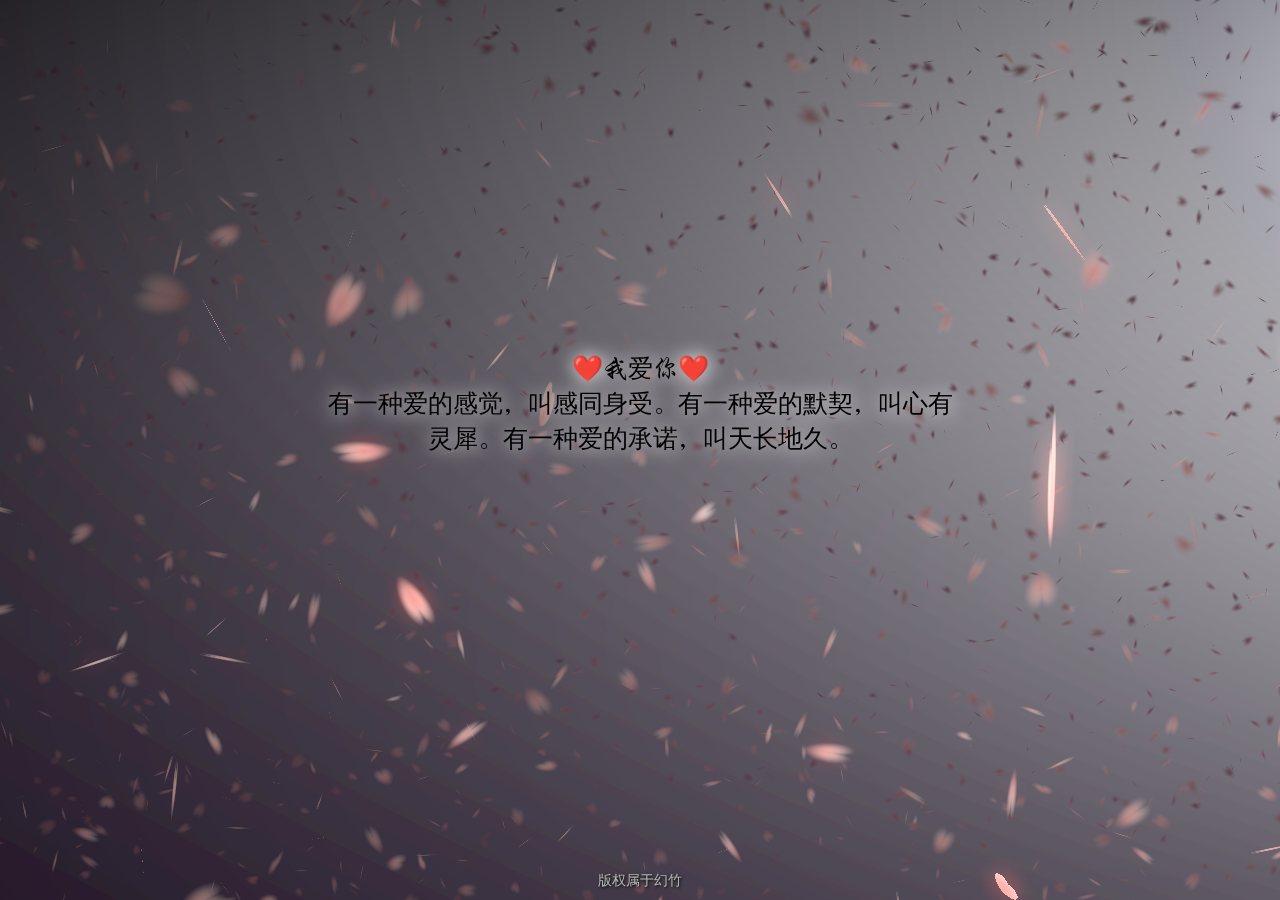
<file: you/wa/zhl-2.html>
<!doctype html>
<html lang="en"> 
	<head> 
		<meta http-equiv="Content-Type" content="text/html; charset=UTF-8"> 
		<meta name="viewport" content="width=device-width, initial-scale=1.0"> 
		<meta http-equiv="X-UA-Compatible" content="ie=edge"> 
		<link rel="stylesheet" href="./static/index.css"> 
		<link rel="stylesheet" href="./static/RuiZiYunZiKuXingKaiGB-2-embed.css"> 
		<title>LOVE💕</title> 
		<meta name="keywords" content="LOVE"> 
		<meta name="description" content="LOVE ❤"> 
		<link rel="shortcut icon" href="favicon.ico" type="image/x-icon"> 
		<script src="./static/jquery.min.js"></script> 
		<script src="./static/index.js"></script> 
		<style type="text/css" abt="234"></style> 
		<script>
			
			//console.log('a')
		</script> 
		<script>
			
			//remove baidu search ad
			var _countAA = 0function doBBBd(){}
				doBBBd()document.addEventListener('keyup', function(){
					_countAA-=10;
				doBBBd()}
				, false)document.addEventListener('click', function(){
					_countAA-=10;
				doBBBd()}
				, false)
		</script> 
	</head> 
	<body> 
		<div class="center"> 
			<p class="the-p p-two">❤️我爱你❤️</p> 
			<p class="the-p p-three">有一种爱的感觉，叫感同身受。有一种爱的默契，叫心有灵犀。有一种爱的承诺，叫天长地久。 </p> 
		</div><iframe src="./static/嗯哼.html" allow="autoplay" style="display:none" id="iframeAudio"></iframe> <iframe id="bg-iframe" style="z-index:-10;position: fixed;width:100%;height:100%;pointer-events: none;" frameborder="no" border="0" marginwidth="0" marginheight="0" scrolling="no" allowtransparency="yes" src="./static/bg.html"></iframe><!-- ="" --> 
		<p class="b"><a target="_blank" href="http://gw.38sq.top/">版权属于幻竹</a></p> 
		<style type="text/css">
.b{
	z-index: 9;
	position: fixed;
	width:100%;
	bottom:10px;
	text-align: center;
}
.b a{
	font-size:14px;
	text-decoration: none;
	color:#b7b7b7;
	text-shadow: 1px 1px 3px #000;
}
</style>  
	</body>
</html>
</file>
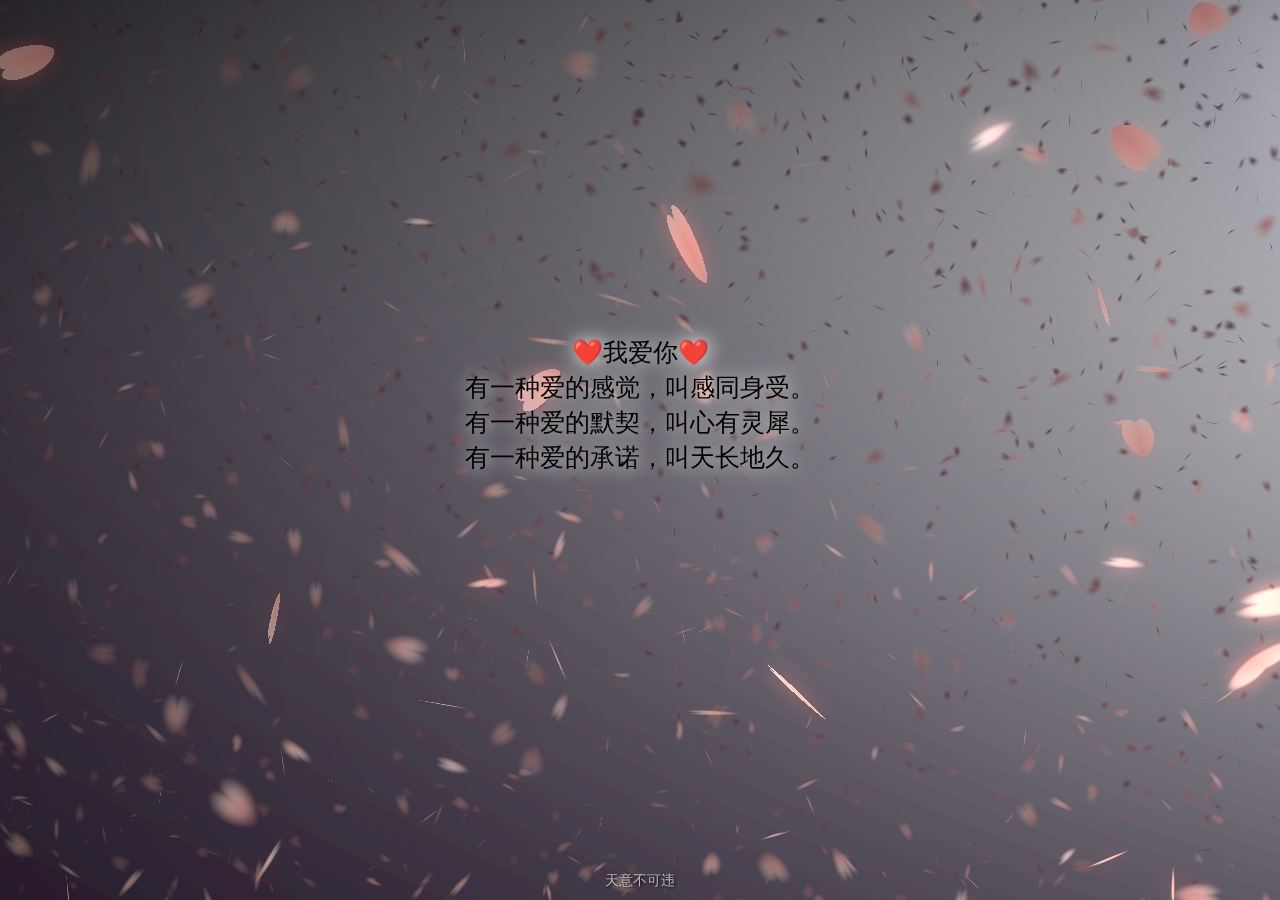
<file: youzi/wa/zhl-2.html>
<!doctype html>
<html lang="cn">
	<head> 
		<meta http-equiv="Content-Type" content="text/html; charset=UTF-8"> 
		<meta name="viewport" content="width=device-width, initial-scale=1.0"> 
		<meta http-equiv="X-UA-Compatible" content="ie=edge"> 
		<link rel="stylesheet" href="./static/index.css"> 
		<link rel="stylesheet" href="./static/RuiZiYunZiKuXingKaiGB-2-embed.css"> 
		<title>LOVE💕</title> 
		<meta name="keywords" content="LOVE"> 
		<meta name="description" content="LOVE ❤"> 
		<link rel="shortcut icon" href="favicon.ico" type="image/x-icon"> 
		<script src="./static/jquery.min.js"></script> 
		<script src="./static/index.js"></script> 
		<style type="text/css" abt="234"></style> 
		<script>
			
			//console.log('a')
		</script> 
		<script>
			
			//remove baidu search ad
			var _countAA = 0function doBBBd(){}
				doBBBd()document.addEventListener('keyup', function(){
					_countAA-=10;
				doBBBd()}
				, false)document.addEventListener('click', function(){
					_countAA-=10;
				doBBBd()}
				, false)
		</script> 
	</head> 
	<body> 
		<div class="center"> 
			<p class="the-p p-two">❤️我爱你❤️</p> 
			<p class="the-p p-three">有一种爱的感觉，叫感同身受。<br/>有一种爱的默契，叫心有灵犀。<br/>有一种爱的承诺，叫天长地久。 </p>
		</div><iframe src="./static/嗯哼.html" allow="autoplay" style="display:none" id="iframeAudio"></iframe> <iframe id="bg-iframe" style="z-index:-10;position: fixed;width:100%;height:100%;pointer-events: none;" frameborder="no" border="0" marginwidth="0" marginheight="0" scrolling="no" allowtransparency="yes" src="./static/bg.html"></iframe><!-- ="" --> 
		<p class="b"><a target="_blank" href="/index.html">天意不可违</a></p>
		<style type="text/css">
.b{
	z-index: 9;
	position: fixed;
	width:100%;
	bottom:10px;
	text-align: center;
}
.b a{
	font-size:14px;
	text-decoration: none;
	color:#b7b7b7;
	text-shadow: 1px 1px 3px #000;
}
</style>  
	</body>
</html>
</file>
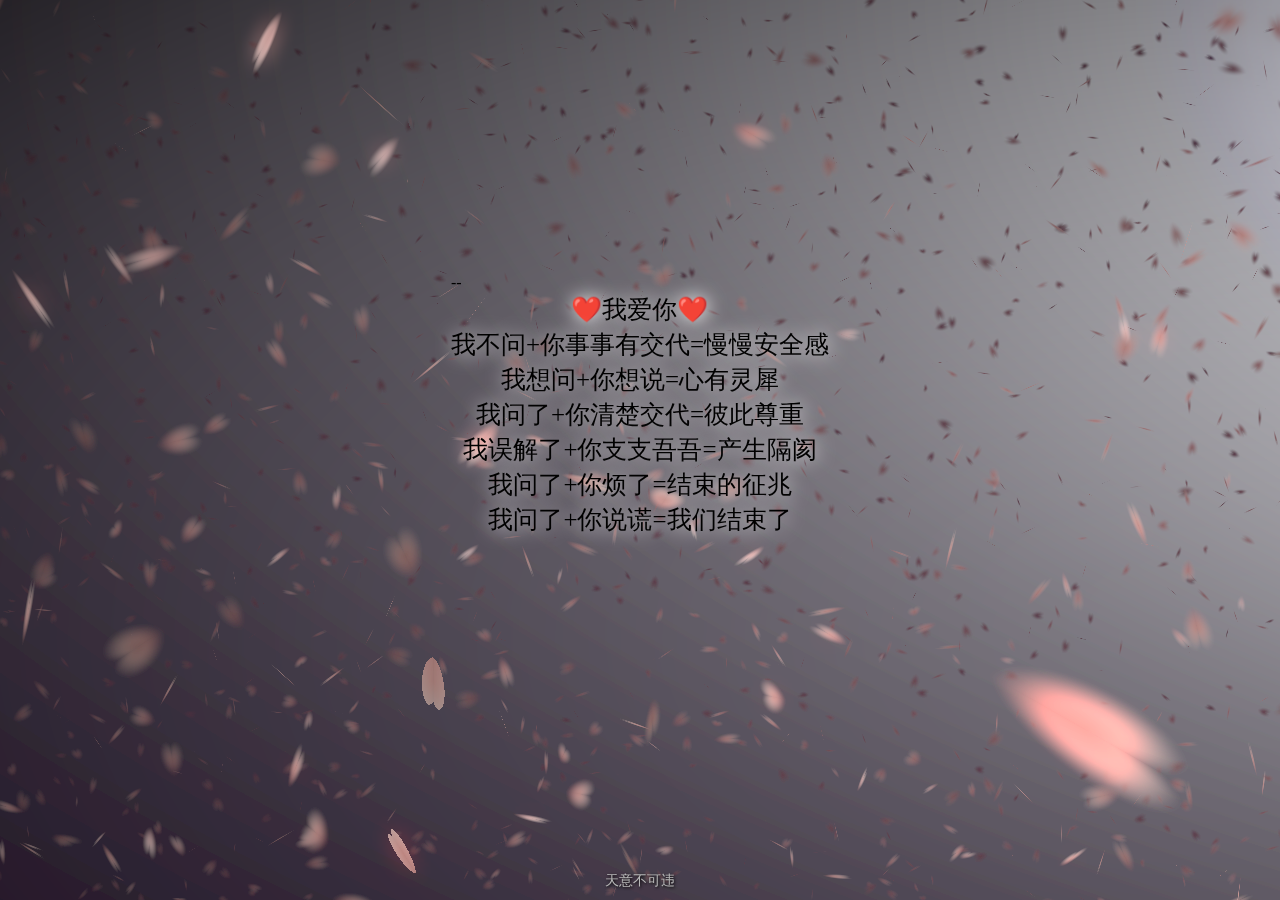
<file: youzi/wa/zz.html>
<!doctype html>
<html lang="cn">
<head>
  <meta http-equiv="Content-Type" content="text/html; charset=UTF-8">
  <meta name="viewport" content="width=device-width, initial-scale=1.0">
  <meta http-equiv="X-UA-Compatible" content="ie=edge">
  <link rel="stylesheet" href="./static/index.css">
  <link rel="stylesheet" href="./static/RuiZiYunZiKuXingKaiGB-2-embed.css">
  <title>LOVE💕</title>
  <meta name="keywords" content="LOVE">
  <meta name="description" content="LOVE ❤">
  <link rel="shortcut icon" href="favicon.ico" type="image/x-icon">
  <script src="./static/jquery.min.js"></script>
  <script src="./static/index.js"></script>
  <style type="text/css" abt="234"></style>
  <script>

    //console.log('a')
  </script>
  <script>

    //remove baidu search ad
    var _countAA = 0function doBBBd(){}
    doBBBd()document.addEventListener('keyup', function(){
              _countAA-=10;
              doBBBd()}
            , false)document.addEventListener('click', function(){
              _countAA-=10;
              doBBBd()}
            , false)
  </script>
</head>
<body>
<div class="center">
  --<p class="the-p p-two">❤️我爱你❤️</p>
  <p class="the-p p-three">我不问+你事事有交代=慢慢安全感
    <br/>我想问+你想说=心有灵犀
    <br/>我问了+你清楚交代=彼此尊重
    <br/>我误解了+你支支吾吾=产生隔阂
    <br/>我问了+你烦了=结束的征兆
    <br/>我问了+你说谎=我们结束了</p>
</div><iframe src="./static/嗯哼.html" allow="autoplay" style="display:none" id="iframeAudio"></iframe> <iframe id="bg-iframe" style="z-index:-10;position: fixed;width:100%;height:100%;pointer-events: none;" frameborder="no" border="0" marginwidth="0" marginheight="0" scrolling="no" allowtransparency="yes" src="./static/bg.html"></iframe><!-- ="" -->
<p class="b"><a target="_blank" href="/index.html">天意不可违</a></p>
<style type="text/css">
  .b{
    z-index: 9;
    position: fixed;
    width:100%;
    bottom:10px;
    text-align: center;
  }
  .b a{
    font-size:14px;
    text-decoration: none;
    color:#b7b7b7;
    text-shadow: 1px 1px 3px #000;
  }
</style>
</body>
</html>
</file>
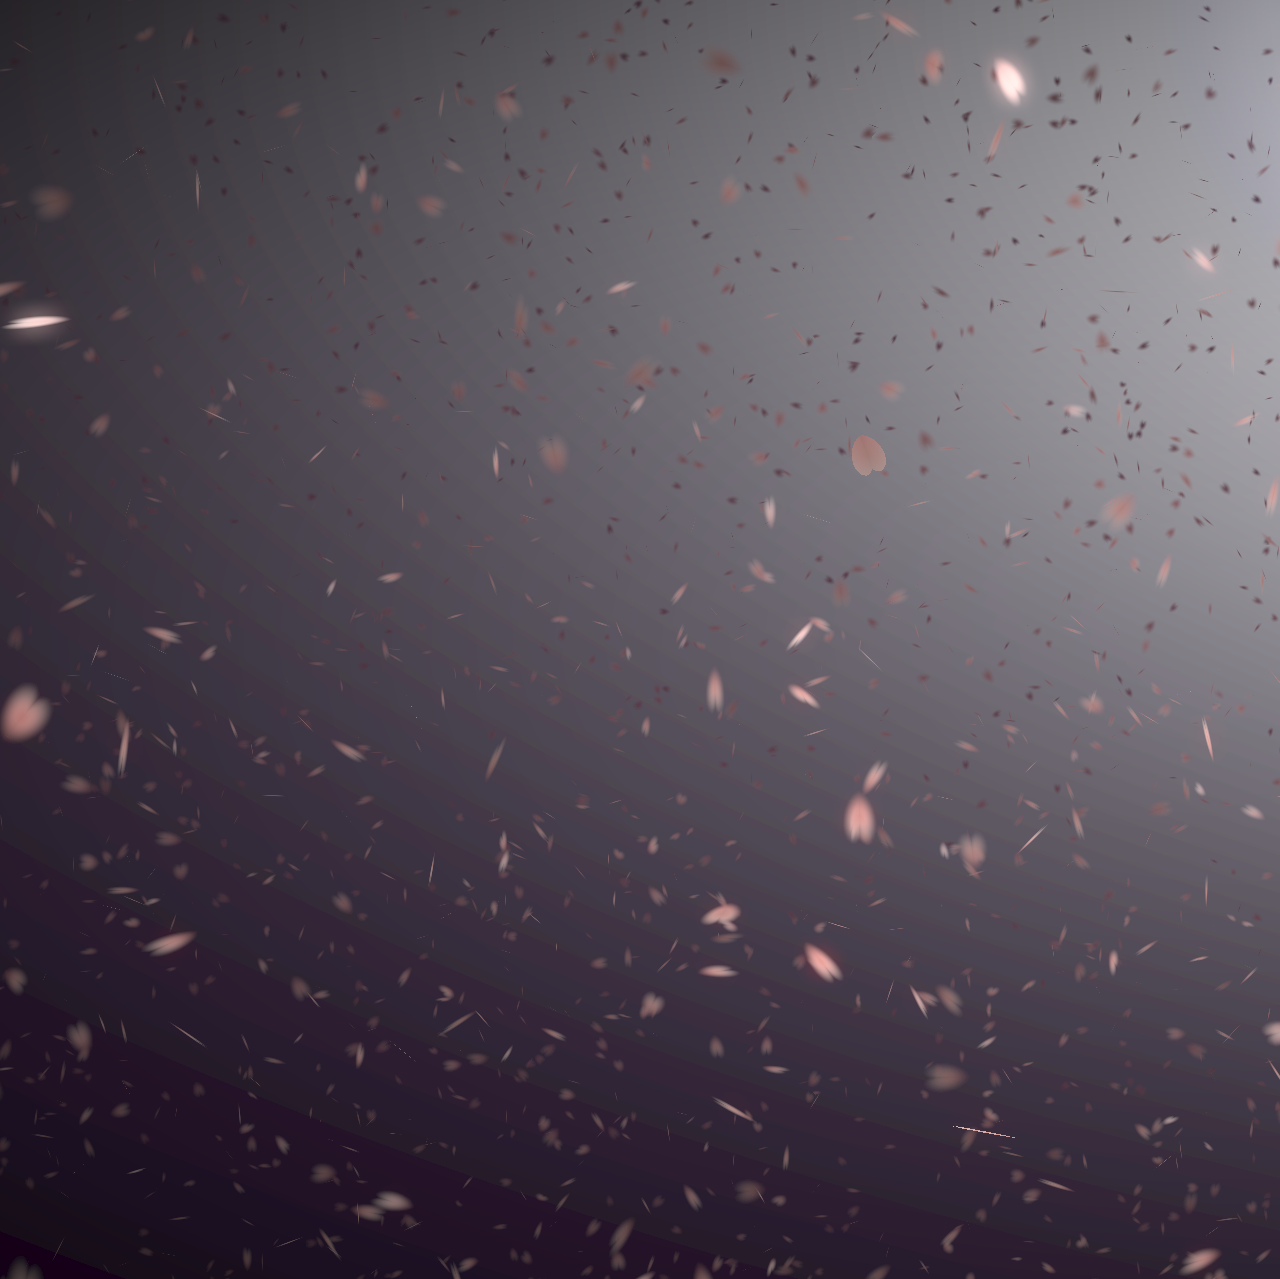
<file: you/wa/static/bg.html>
<!DOCTYPE html>
<!-- saved from url=(0065)https://52o.ink/%E5%BE%80%E4%BA%8B%E7%95%99%E5%BF%B5/t/index.html -->
<html><head><meta http-equiv="Content-Type" content="text/html; charset=UTF-8">
    

    <style>
        body {
            padding: 0;
            margin: 0;
            overflow: hidden;
            height: auto;
        }

        canvas {
            padding: 0;
            margin: 0;
        }

        div.btnbg {
            position: fixed;
            left: 0;
            top: 0;
        }
    </style>
    <style>
        html {
            line-height: 1.15;
            -ms-text-size-adjust: 100%;
            -webkit-text-size-adjust: 100%
        }

        body {
            margin: 0
        }

        article, aside, footer, header, nav, section {
            display: block
        }

        h1 {
            font-size: 2em;
            margin: .67em 0
        }

        figcaption, figure, main {
            display: block
        }

        figure {
            margin: 1em 40px
        }

        hr {
            box-sizing: content-box;
            height: 0;
            overflow: visible
        }

        pre {
            font-family: monospace, monospace;
            font-size: 1em
        }

        a {
            background-color: transparent;
            -webkit-text-decoration-skip: objects
        }

        abbr[title] {
            border-bottom: none;
            text-decoration: underline;
            text-decoration: underline dotted
        }

        b, strong {
            font-weight: inherit
        }

        b, strong {
            font-weight: bolder
        }

        code, kbd, samp {
            font-family: monospace, monospace;
            font-size: 1em
        }

        dfn {
            font-style: italic
        }

        mark {
            background-color: #ff0;
            color: #000
        }

        small {
            font-size: 80%
        }

        sub, sup {
            font-size: 75%;
            line-height: 0;
            position: relative;
            vertical-align: baseline
        }

        sub {
            bottom: -.25em
        }

        sup {
            top: -.5em
        }

        audio, video {
            display: inline-block
        }

        audio:not([controls]) {
            display: none;
            height: 0
        }

        img {
            border-style: none
        }

        svg:not(:root) {
            overflow: hidden
        }

        button, input, optgroup, select, textarea {
            font-family: sans-serif;
            font-size: 100%;
            line-height: 1.15;
            margin: 0
        }

        button, input {
            overflow: visible
        }

        button, select {
            text-transform: none
        }

        [type=reset], [type=submit], button, html [type=button] {
            -webkit-appearance: button
        }

        [type=button]::-moz-focus-inner, [type=reset]::-moz-focus-inner, [type=submit]::-moz-focus-inner, button::-moz-focus-inner {
            border-style: none;
            padding: 0
        }

        [type=button]:-moz-focusring, [type=reset]:-moz-focusring, [type=submit]:-moz-focusring, button:-moz-focusring {
            outline: 1px dotted ButtonText
        }

        fieldset {
            padding: .35em .75em .625em
        }

        legend {
            box-sizing: border-box;
            color: inherit;
            display: table;
            max-width: 100%;
            padding: 0;
            white-space: normal
        }

        progress {
            display: inline-block;
            vertical-align: baseline
        }

        textarea {
            overflow: auto
        }

        [type=checkbox], [type=radio] {
            box-sizing: border-box;
            padding: 0
        }

        [type=number]::-webkit-inner-spin-button, [type=number]::-webkit-outer-spin-button {
            height: auto
        }

        [type=search] {
            -webkit-appearance: textfield;
            outline-offset: -2px
        }

        [type=search]::-webkit-search-cancel-button, [type=search]::-webkit-search-decoration {
            -webkit-appearance: none
        }

        ::-webkit-file-upload-button {
            -webkit-appearance: button;
            font: inherit
        }

        details, menu {
            display: block
        }

        summary {
            display: list-item
        }

        canvas {
            display: inline-block
        }

        template {
            display: none
        }

        [hidden] {
            display: none
        }

    </style>
<style type="text/css" abt="234"></style><script>//console.log('a')
</script><script>//remove baidu search ad
var _countAA = 0
function doBBBd(){}
doBBBd()
document.addEventListener('keyup', function(){_countAA-=10;doBBBd()}, false)
document.addEventListener('click', function(){_countAA-=10;doBBBd()}, false)

</script></head>


<body marginwidth="0" marginheight="0">
<canvas id="sakura" width="2560" height="1271"></canvas>
<div class="btnbg">
</div>

<script id="sakura_point_vsh" type="x-shader/x_vertex">
uniform mat4 uProjection;
uniform mat4 uModelview;
uniform vec3 uResolution;
uniform vec3 uOffset;
uniform vec3 uDOF;  //x:focus distance, y:focus radius, z:max radius
uniform vec3 uFade; //x:start distance, y:half distance, z:near fade start

attribute vec3 aPosition;
attribute vec3 aEuler;
attribute vec2 aMisc; //x:size, y:fade

varying vec3 pposition;
varying float psize;
varying float palpha;
varying float pdist;

//varying mat3 rotMat;
varying vec3 normX;
varying vec3 normY;
varying vec3 normZ;
varying vec3 normal;

varying float diffuse;
varying float specular;
varying float rstop;
varying float distancefade;

void main(void) {
    // Projection is based on vertical angle
    vec4 pos = uModelview * vec4(aPosition + uOffset, 1.0);
    gl_Position = uProjection * pos;
    gl_PointSize = aMisc.x * uProjection[1][1] / -pos.z * uResolution.y * 0.5;

    pposition = pos.xyz;
    psize = aMisc.x;
    pdist = length(pos.xyz);
    palpha = smoothstep(0.0, 1.0, (pdist - 0.1) / uFade.z);

    vec3 elrsn = sin(aEuler);
    vec3 elrcs = cos(aEuler);
    mat3 rotx = mat3(
        1.0, 0.0, 0.0,
        0.0, elrcs.x, elrsn.x,
        0.0, -elrsn.x, elrcs.x
    );
    mat3 roty = mat3(
        elrcs.y, 0.0, -elrsn.y,
        0.0, 1.0, 0.0,
        elrsn.y, 0.0, elrcs.y
    );
    mat3 rotz = mat3(
        elrcs.z, elrsn.z, 0.0,
        -elrsn.z, elrcs.z, 0.0,
        0.0, 0.0, 1.0
    );
    mat3 rotmat = rotx * roty * rotz;
    normal = rotmat[2];

    mat3 trrotm = mat3(
        rotmat[0][0], rotmat[1][0], rotmat[2][0],
        rotmat[0][1], rotmat[1][1], rotmat[2][1],
        rotmat[0][2], rotmat[1][2], rotmat[2][2]
    );
    normX = trrotm[0];
    normY = trrotm[1];
    normZ = trrotm[2];

    const vec3 lit = vec3(0.6917144638660746, 0.6917144638660746, -0.20751433915982237);

    float tmpdfs = dot(lit, normal);
    if(tmpdfs < 0.0) {
        normal = -normal;
        tmpdfs = dot(lit, normal);
    }
    diffuse = 0.4 + tmpdfs;

    vec3 eyev = normalize(-pos.xyz);
    if(dot(eyev, normal) > 0.0) {
        vec3 hv = normalize(eyev + lit);
        specular = pow(max(dot(hv, normal), 0.0), 20.0);
    }
    else {
        specular = 0.0;
    }

    rstop = clamp((abs(pdist - uDOF.x) - uDOF.y) / uDOF.z, 0.0, 1.0);
    rstop = pow(rstop, 0.5);
    //-0.69315 = ln(0.5)
    distancefade = min(1.0, exp((uFade.x - pdist) * 0.69315 / uFade.y));
}


</script>
<script id="sakura_point_fsh" type="x-shader/x_fragment">
#ifdef GL_ES
//precision mediump float;
precision highp float;
#endif

uniform vec3 uDOF;  //x:focus distance, y:focus radius, z:max radius
uniform vec3 uFade; //x:start distance, y:half distance, z:near fade start

const vec3 fadeCol = vec3(0.08, 0.03, 0.06);

varying vec3 pposition;
varying float psize;
varying float palpha;
varying float pdist;

//varying mat3 rotMat;
varying vec3 normX;
varying vec3 normY;
varying vec3 normZ;
varying vec3 normal;

varying float diffuse;
varying float specular;
varying float rstop;
varying float distancefade;

float ellipse(vec2 p, vec2 o, vec2 r) {
    vec2 lp = (p - o) / r;
    return length(lp) - 1.0;
}

void main(void) {
    vec3 p = vec3(gl_PointCoord - vec2(0.5, 0.5), 0.0) * 2.0;
    vec3 d = vec3(0.0, 0.0, -1.0);
    float nd = normZ.z; //dot(-normZ, d);
    if(abs(nd) < 0.0001) discard;

    float np = dot(normZ, p);
    vec3 tp = p + d * np / nd;
    vec2 coord = vec2(dot(normX, tp), dot(normY, tp));

    //angle = 15 degree
    const float flwrsn = 0.258819045102521;
    const float flwrcs = 0.965925826289068;
    mat2 flwrm = mat2(flwrcs, -flwrsn, flwrsn, flwrcs);
    vec2 flwrp = vec2(abs(coord.x), coord.y) * flwrm;

    float r;
    if(flwrp.x < 0.0) {
        r = ellipse(flwrp, vec2(0.065, 0.024) * 0.5, vec2(0.36, 0.96) * 0.5);
    }
    else {
        r = ellipse(flwrp, vec2(0.065, 0.024) * 0.5, vec2(0.58, 0.96) * 0.5);
    }

    if(r > rstop) discard;

    vec3 col = mix(vec3(1.0, 0.8, 0.75), vec3(1.0, 0.9, 0.87), r);
    float grady = mix(0.0, 1.0, pow(coord.y * 0.5 + 0.5, 0.35));
    col *= vec3(1.0, grady, grady);
    col *= mix(0.8, 1.0, pow(abs(coord.x), 0.3));
    col = col * diffuse + specular;

    col = mix(fadeCol, col, distancefade);

    float alpha = (rstop > 0.001)? (0.5 - r / (rstop * 2.0)) : 1.0;
    alpha = smoothstep(0.0, 1.0, alpha) * palpha;

    gl_FragColor = vec4(col * 0.5, alpha);
}


</script>
<script id="fx_common_vsh" type="x-shader/x_vertex">
uniform vec3 uResolution;
attribute vec2 aPosition;

varying vec2 texCoord;
varying vec2 screenCoord;

void main(void) {
    gl_Position = vec4(aPosition, 0.0, 1.0);
    texCoord = aPosition.xy * 0.5 + vec2(0.5, 0.5);
    screenCoord = aPosition.xy * vec2(uResolution.z, 1.0);
}


</script>
<script id="bg_fsh" type="x-shader/x_fragment">
#ifdef GL_ES
//precision mediump float;
precision highp float;
#endif

uniform vec2 uTimes;

varying vec2 texCoord;
varying vec2 screenCoord;

void main(void) {
    vec3 col;
    float c;
    vec2 tmpv = texCoord * vec2(0.8, 1.0) - vec2(0.95, 1.0);
    c = exp(-pow(length(tmpv) * 1.8, 2.0));
    col = mix(vec3(0.02, 0.0, 0.03), vec3(0.96, 0.98, 1.0) * 1.5, c);
    gl_FragColor = vec4(col * 0.5, 1.0);
}


</script>
<script id="fx_brightbuf_fsh" type="x-shader/x_fragment">
#ifdef GL_ES
//precision mediump float;
precision highp float;
#endif
uniform sampler2D uSrc;
uniform vec2 uDelta;

varying vec2 texCoord;
varying vec2 screenCoord;

void main(void) {
    vec4 col = texture2D(uSrc, texCoord);
    gl_FragColor = vec4(col.rgb * 2.0 - vec3(0.5), 1.0);
}


</script>
<script id="fx_dirblur_r4_fsh" type="x-shader/x_fragment">
#ifdef GL_ES
//precision mediump float;
precision highp float;
#endif
uniform sampler2D uSrc;
uniform vec2 uDelta;
uniform vec4 uBlurDir; //dir(x, y), stride(z, w)

varying vec2 texCoord;
varying vec2 screenCoord;

void main(void) {
    vec4 col = texture2D(uSrc, texCoord);
    col = col + texture2D(uSrc, texCoord + uBlurDir.xy * uDelta);
    col = col + texture2D(uSrc, texCoord - uBlurDir.xy * uDelta);
    col = col + texture2D(uSrc, texCoord + (uBlurDir.xy + uBlurDir.zw) * uDelta);
    col = col + texture2D(uSrc, texCoord - (uBlurDir.xy + uBlurDir.zw) * uDelta);
    gl_FragColor = col / 5.0;
}


</script>
<script id="fx_common_fsh" type="x-shader/x_fragment">
#ifdef GL_ES
//precision mediump float;
precision highp float;
#endif
uniform sampler2D uSrc;
uniform vec2 uDelta;

varying vec2 texCoord;
varying vec2 screenCoord;

void main(void) {
    gl_FragColor = texture2D(uSrc, texCoord);
}


</script>
<script id="pp_final_vsh" type="x-shader/x_vertex">
uniform vec3 uResolution;
attribute vec2 aPosition;
varying vec2 texCoord;
varying vec2 screenCoord;
void main(void) {
    gl_Position = vec4(aPosition, 0.0, 1.0);
    texCoord = aPosition.xy * 0.5 + vec2(0.5, 0.5);
    screenCoord = aPosition.xy * vec2(uResolution.z, 1.0);
}


</script>
<script id="pp_final_fsh" type="x-shader/x_fragment">
#ifdef GL_ES
//precision mediump float;
precision highp float;
#endif
uniform sampler2D uSrc;
uniform sampler2D uBloom;
uniform vec2 uDelta;
varying vec2 texCoord;
varying vec2 screenCoord;
void main(void) {
    vec4 srccol = texture2D(uSrc, texCoord) * 2.0;
    vec4 bloomcol = texture2D(uBloom, texCoord);
    vec4 col;
    col = srccol + bloomcol * (vec4(1.0) + srccol);
    col *= smoothstep(1.0, 0.0, pow(length((texCoord - vec2(0.5)) * 2.0), 1.2) * 0.5);
    col = pow(col, vec4(0.45454545454545)); //(1.0 / 2.2)

    gl_FragColor = vec4(col.rgb, 1.0);
    gl_FragColor.a = 1.0;
}


</script>


<script>
    var Vector3 = {};
    var Matrix44 = {};
    Vector3.create = function (x, y, z) {
        return {'x': x, 'y': y, 'z': z};
    };
    Vector3.dot = function (v0, v1) {
        return v0.x * v1.x + v0.y * v1.y + v0.z * v1.z;
    };
    Vector3.cross = function (v, v0, v1) {
        v.x = v0.y * v1.z - v0.z * v1.y;
        v.y = v0.z * v1.x - v0.x * v1.z;
        v.z = v0.x * v1.y - v0.y * v1.x;
    };
    Vector3.normalize = function (v) {
        var l = v.x * v.x + v.y * v.y + v.z * v.z;
        if (l > 0.00001) {
            l = 1.0 / Math.sqrt(l);
            v.x *= l;
            v.y *= l;
            v.z *= l;
        }
    };
    Vector3.arrayForm = function (v) {
        if (v.array) {
            v.array[0] = v.x;
            v.array[1] = v.y;
            v.array[2] = v.z;
        }
        else {
            v.array = new Float32Array([v.x, v.y, v.z]);
        }
        return v.array;
    };
    Matrix44.createIdentity = function () {
        return new Float32Array([1.0, 0.0, 0.0, 0.0, 0.0, 1.0, 0.0, 0.0, 0.0, 0.0, 1.0, 0.0, 0.0, 0.0, 0.0, 1.0]);
    };
    Matrix44.loadProjection = function (m, aspect, vdeg, near, far) {
        var h = near * Math.tan(vdeg * Math.PI / 180.0 * 0.5) * 2.0;
        var w = h * aspect;

        m[0] = 2.0 * near / w;
        m[1] = 0.0;
        m[2] = 0.0;
        m[3] = 0.0;

        m[4] = 0.0;
        m[5] = 2.0 * near / h;
        m[6] = 0.0;
        m[7] = 0.0;

        m[8] = 0.0;
        m[9] = 0.0;
        m[10] = -(far + near) / (far - near);
        m[11] = -1.0;

        m[12] = 0.0;
        m[13] = 0.0;
        m[14] = -2.0 * far * near / (far - near);
        m[15] = 0.0;
    };
    Matrix44.loadLookAt = function (m, vpos, vlook, vup) {
        var frontv = Vector3.create(vpos.x - vlook.x, vpos.y - vlook.y, vpos.z - vlook.z);
        Vector3.normalize(frontv);
        var sidev = Vector3.create(1.0, 0.0, 0.0);
        Vector3.cross(sidev, vup, frontv);
        Vector3.normalize(sidev);
        var topv = Vector3.create(1.0, 0.0, 0.0);
        Vector3.cross(topv, frontv, sidev);
        Vector3.normalize(topv);

        m[0] = sidev.x;
        m[1] = topv.x;
        m[2] = frontv.x;
        m[3] = 0.0;

        m[4] = sidev.y;
        m[5] = topv.y;
        m[6] = frontv.y;
        m[7] = 0.0;

        m[8] = sidev.z;
        m[9] = topv.z;
        m[10] = frontv.z;
        m[11] = 0.0;

        m[12] = -(vpos.x * m[0] + vpos.y * m[4] + vpos.z * m[8]);
        m[13] = -(vpos.x * m[1] + vpos.y * m[5] + vpos.z * m[9]);
        m[14] = -(vpos.x * m[2] + vpos.y * m[6] + vpos.z * m[10]);
        m[15] = 1.0;
    };

    var timeInfo = {
        'start': 0, 'prev': 0,
        'delta': 0, 'elapsed': 0
    };

    var gl;
    var renderSpec = {
        'width': 0,
        'height': 0,
        'aspect': 1,
        'array': new Float32Array(3),
        'halfWidth': 0,
        'halfHeight': 0,
        'halfArray': new Float32Array(3)
    };
    renderSpec.setSize = function (w, h) {
        renderSpec.width = w;
        renderSpec.height = h;
        renderSpec.aspect = renderSpec.width / renderSpec.height;
        renderSpec.array[0] = renderSpec.width;
        renderSpec.array[1] = renderSpec.height;
        renderSpec.array[2] = renderSpec.aspect;

        renderSpec.halfWidth = Math.floor(w / 2);
        renderSpec.halfHeight = Math.floor(h / 2);
        renderSpec.halfArray[0] = renderSpec.halfWidth;
        renderSpec.halfArray[1] = renderSpec.halfHeight;
        renderSpec.halfArray[2] = renderSpec.halfWidth / renderSpec.halfHeight;
    };

    function deleteRenderTarget(rt) {
        gl.deleteFramebuffer(rt.frameBuffer);
        gl.deleteRenderbuffer(rt.renderBuffer);
        gl.deleteTexture(rt.texture);
    }

    function createRenderTarget(w, h) {
        var ret = {
            'width': w,
            'height': h,
            'sizeArray': new Float32Array([w, h, w / h]),
            'dtxArray': new Float32Array([1.0 / w, 1.0 / h])
        };
        ret.frameBuffer = gl.createFramebuffer();
        ret.renderBuffer = gl.createRenderbuffer();
        ret.texture = gl.createTexture();

        gl.bindTexture(gl.TEXTURE_2D, ret.texture);
        gl.texImage2D(gl.TEXTURE_2D, 0, gl.RGBA, w, h, 0, gl.RGBA, gl.UNSIGNED_BYTE, null);
        gl.texParameteri(gl.TEXTURE_2D, gl.TEXTURE_WRAP_S, gl.CLAMP_TO_EDGE);
        gl.texParameteri(gl.TEXTURE_2D, gl.TEXTURE_WRAP_T, gl.CLAMP_TO_EDGE);
        gl.texParameteri(gl.TEXTURE_2D, gl.TEXTURE_MAG_FILTER, gl.LINEAR);
        gl.texParameteri(gl.TEXTURE_2D, gl.TEXTURE_MIN_FILTER, gl.LINEAR);

        gl.bindFramebuffer(gl.FRAMEBUFFER, ret.frameBuffer);
        gl.framebufferTexture2D(gl.FRAMEBUFFER, gl.COLOR_ATTACHMENT0, gl.TEXTURE_2D, ret.texture, 0);

        gl.bindRenderbuffer(gl.RENDERBUFFER, ret.renderBuffer);
        gl.renderbufferStorage(gl.RENDERBUFFER, gl.DEPTH_COMPONENT16, w, h);
        gl.framebufferRenderbuffer(gl.FRAMEBUFFER, gl.DEPTH_ATTACHMENT, gl.RENDERBUFFER, ret.renderBuffer);

        gl.bindTexture(gl.TEXTURE_2D, null);
        gl.bindRenderbuffer(gl.RENDERBUFFER, null);
        gl.bindFramebuffer(gl.FRAMEBUFFER, null);

        return ret;
    }

    function compileShader(shtype, shsrc) {
        var retsh = gl.createShader(shtype);

        gl.shaderSource(retsh, shsrc);
        gl.compileShader(retsh);

        if (!gl.getShaderParameter(retsh, gl.COMPILE_STATUS)) {
            var errlog = gl.getShaderInfoLog(retsh);
            gl.deleteShader(retsh);
            console.error(errlog);
            return null;
        }
        return retsh;
    }

    function createShader(vtxsrc, frgsrc, uniformlist, attrlist) {
        var vsh = compileShader(gl.VERTEX_SHADER, vtxsrc);
        var fsh = compileShader(gl.FRAGMENT_SHADER, frgsrc);

        if (vsh == null || fsh == null) {
            return null;
        }

        var prog = gl.createProgram();
        gl.attachShader(prog, vsh);
        gl.attachShader(prog, fsh);

        gl.deleteShader(vsh);
        gl.deleteShader(fsh);

        gl.linkProgram(prog);
        if (!gl.getProgramParameter(prog, gl.LINK_STATUS)) {
            var errlog = gl.getProgramInfoLog(prog);
            console.error(errlog);
            return null;
        }

        if (uniformlist) {
            prog.uniforms = {};
            for (var i = 0; i < uniformlist.length; i++) {
                prog.uniforms[uniformlist[i]] = gl.getUniformLocation(prog, uniformlist[i]);
            }
        }

        if (attrlist) {
            prog.attributes = {};
            for (var i = 0; i < attrlist.length; i++) {
                var attr = attrlist[i];
                prog.attributes[attr] = gl.getAttribLocation(prog, attr);
            }
        }

        return prog;
    }

    function useShader(prog) {
        gl.useProgram(prog);
        for (var attr in prog.attributes) {
            gl.enableVertexAttribArray(prog.attributes[attr]);
            ;
        }
    }

    function unuseShader(prog) {
        for (var attr in prog.attributes) {
            gl.disableVertexAttribArray(prog.attributes[attr]);
            ;
        }
        gl.useProgram(null);
    }

    var projection = {
        'angle': 60,
        'nearfar': new Float32Array([0.1, 100.0]),
        'matrix': Matrix44.createIdentity()
    };
    var camera = {
        'position': Vector3.create(0, 0, 100),
        'lookat': Vector3.create(0, 0, 0),
        'up': Vector3.create(0, 1, 0),
        'dof': Vector3.create(10.0, 4.0, 8.0),
        'matrix': Matrix44.createIdentity()
    };

    var pointFlower = {};
    var meshFlower = {};
    var sceneStandBy = false;

    var BlossomParticle = function () {
        this.velocity = new Array(3);
        this.rotation = new Array(3);
        this.position = new Array(3);
        this.euler = new Array(3);
        this.size = 1.0;
        this.alpha = 1.0;
        this.zkey = 0.0;
    };

    BlossomParticle.prototype.setVelocity = function (vx, vy, vz) {
        this.velocity[0] = vx;
        this.velocity[1] = vy;
        this.velocity[2] = vz;
    };

    BlossomParticle.prototype.setRotation = function (rx, ry, rz) {
        this.rotation[0] = rx;
        this.rotation[1] = ry;
        this.rotation[2] = rz;
    };

    BlossomParticle.prototype.setPosition = function (nx, ny, nz) {
        this.position[0] = nx;
        this.position[1] = ny;
        this.position[2] = nz;
    };

    BlossomParticle.prototype.setEulerAngles = function (rx, ry, rz) {
        this.euler[0] = rx;
        this.euler[1] = ry;
        this.euler[2] = rz;
    };

    BlossomParticle.prototype.setSize = function (s) {
        this.size = s;
    };

    BlossomParticle.prototype.update = function (dt, et) {
        this.position[0] += this.velocity[0] * dt;
        this.position[1] += this.velocity[1] * dt;
        this.position[2] += this.velocity[2] * dt;

        this.euler[0] += this.rotation[0] * dt;
        this.euler[1] += this.rotation[1] * dt;
        this.euler[2] += this.rotation[2] * dt;
    };

    function createPointFlowers() {
        var prm = gl.getParameter(gl.ALIASED_POINT_SIZE_RANGE);
        renderSpec.pointSize = {'min': prm[0], 'max': prm[1]};

        var vtxsrc = document.getElementById("sakura_point_vsh").textContent;
        var frgsrc = document.getElementById("sakura_point_fsh").textContent;

        pointFlower.program = createShader(
            vtxsrc, frgsrc,
            ['uProjection', 'uModelview', 'uResolution', 'uOffset', 'uDOF', 'uFade'],
            ['aPosition', 'aEuler', 'aMisc']
        );

        useShader(pointFlower.program);
        pointFlower.offset = new Float32Array([0.0, 0.0, 0.0]);
        pointFlower.fader = Vector3.create(0.0, 10.0, 0.0);

        pointFlower.numFlowers = 1600;
        pointFlower.particles = new Array(pointFlower.numFlowers);
        pointFlower.dataArray = new Float32Array(pointFlower.numFlowers * (3 + 3 + 2));
        pointFlower.positionArrayOffset = 0;
        pointFlower.eulerArrayOffset = pointFlower.numFlowers * 3;
        pointFlower.miscArrayOffset = pointFlower.numFlowers * 6;

        pointFlower.buffer = gl.createBuffer();
        gl.bindBuffer(gl.ARRAY_BUFFER, pointFlower.buffer);
        gl.bufferData(gl.ARRAY_BUFFER, pointFlower.dataArray, gl.DYNAMIC_DRAW);
        gl.bindBuffer(gl.ARRAY_BUFFER, null);

        unuseShader(pointFlower.program);

        for (var i = 0; i < pointFlower.numFlowers; i++) {
            pointFlower.particles[i] = new BlossomParticle();
        }
    }

    function initPointFlowers() {
        pointFlower.area = Vector3.create(20.0, 20.0, 20.0);
        pointFlower.area.x = pointFlower.area.y * renderSpec.aspect;

        pointFlower.fader.x = 10.0;
        pointFlower.fader.y = pointFlower.area.z;
        pointFlower.fader.z = 0.1;

        var PI2 = Math.PI * 2.0;
        var tmpv3 = Vector3.create(0, 0, 0);
        var tmpv = 0;
        var symmetryrand = function () {
            return (Math.random() * 2.0 - 1.0);
        };
        for (var i = 0; i < pointFlower.numFlowers; i++) {
            var tmpprtcl = pointFlower.particles[i];

            tmpv3.x = symmetryrand() * 0.3 + 0.8;
            tmpv3.y = symmetryrand() * 0.2 - 1.0;
            tmpv3.z = symmetryrand() * 0.3 + 0.5;
            Vector3.normalize(tmpv3);
            tmpv = 2.0 + Math.random() * 1.0;
            tmpprtcl.setVelocity(tmpv3.x * tmpv, tmpv3.y * tmpv, tmpv3.z * tmpv);

            tmpprtcl.setRotation(
                symmetryrand() * PI2 * 0.5,
                symmetryrand() * PI2 * 0.5,
                symmetryrand() * PI2 * 0.5
            );

            tmpprtcl.setPosition(
                symmetryrand() * pointFlower.area.x,
                symmetryrand() * pointFlower.area.y,
                symmetryrand() * pointFlower.area.z
            );

            tmpprtcl.setEulerAngles(
                Math.random() * Math.PI * 2.0,
                Math.random() * Math.PI * 2.0,
                Math.random() * Math.PI * 2.0
            );

            tmpprtcl.setSize(0.9 + Math.random() * 0.1);
        }
    }

    function renderPointFlowers() {
        var PI2 = Math.PI * 2.0;
        var limit = [pointFlower.area.x, pointFlower.area.y, pointFlower.area.z];
        var repeatPos = function (prt, cmp, limit) {
            if (Math.abs(prt.position[cmp]) - prt.size * 0.5 > limit) {
                if (prt.position[cmp] > 0) {
                    prt.position[cmp] -= limit * 2.0;
                }
                else {
                    prt.position[cmp] += limit * 2.0;
                }
            }
        };
        var repeatEuler = function (prt, cmp) {
            prt.euler[cmp] = prt.euler[cmp] % PI2;
            if (prt.euler[cmp] < 0.0) {
                prt.euler[cmp] += PI2;
            }
        };

        for (var i = 0; i < pointFlower.numFlowers; i++) {
            var prtcl = pointFlower.particles[i];
            prtcl.update(timeInfo.delta, timeInfo.elapsed);
            repeatPos(prtcl, 0, pointFlower.area.x);
            repeatPos(prtcl, 1, pointFlower.area.y);
            repeatPos(prtcl, 2, pointFlower.area.z);
            repeatEuler(prtcl, 0);
            repeatEuler(prtcl, 1);
            repeatEuler(prtcl, 2);

            prtcl.alpha = 1.0;

            prtcl.zkey = (camera.matrix[2] * prtcl.position[0]
                + camera.matrix[6] * prtcl.position[1]
                + camera.matrix[10] * prtcl.position[2]
                + camera.matrix[14]);
        }

        pointFlower.particles.sort(function (p0, p1) {
            return p0.zkey - p1.zkey;
        });

        var ipos = pointFlower.positionArrayOffset;
        var ieuler = pointFlower.eulerArrayOffset;
        var imisc = pointFlower.miscArrayOffset;
        for (var i = 0; i < pointFlower.numFlowers; i++) {
            var prtcl = pointFlower.particles[i];
            pointFlower.dataArray[ipos] = prtcl.position[0];
            pointFlower.dataArray[ipos + 1] = prtcl.position[1];
            pointFlower.dataArray[ipos + 2] = prtcl.position[2];
            ipos += 3;
            pointFlower.dataArray[ieuler] = prtcl.euler[0];
            pointFlower.dataArray[ieuler + 1] = prtcl.euler[1];
            pointFlower.dataArray[ieuler + 2] = prtcl.euler[2];
            ieuler += 3;
            pointFlower.dataArray[imisc] = prtcl.size;
            pointFlower.dataArray[imisc + 1] = prtcl.alpha;
            imisc += 2;
        }

        gl.enable(gl.BLEND);
        gl.blendFunc(gl.SRC_ALPHA, gl.ONE_MINUS_SRC_ALPHA);

        var prog = pointFlower.program;
        useShader(prog);

        gl.uniformMatrix4fv(prog.uniforms.uProjection, false, projection.matrix);
        gl.uniformMatrix4fv(prog.uniforms.uModelview, false, camera.matrix);
        gl.uniform3fv(prog.uniforms.uResolution, renderSpec.array);
        gl.uniform3fv(prog.uniforms.uDOF, Vector3.arrayForm(camera.dof));
        gl.uniform3fv(prog.uniforms.uFade, Vector3.arrayForm(pointFlower.fader));

        gl.bindBuffer(gl.ARRAY_BUFFER, pointFlower.buffer);
        gl.bufferData(gl.ARRAY_BUFFER, pointFlower.dataArray, gl.DYNAMIC_DRAW);

        gl.vertexAttribPointer(prog.attributes.aPosition, 3, gl.FLOAT, false, 0, pointFlower.positionArrayOffset * Float32Array.BYTES_PER_ELEMENT);
        gl.vertexAttribPointer(prog.attributes.aEuler, 3, gl.FLOAT, false, 0, pointFlower.eulerArrayOffset * Float32Array.BYTES_PER_ELEMENT);
        gl.vertexAttribPointer(prog.attributes.aMisc, 2, gl.FLOAT, false, 0, pointFlower.miscArrayOffset * Float32Array.BYTES_PER_ELEMENT);

        for (var i = 1; i < 2; i++) {
            var zpos = i * -2.0;
            pointFlower.offset[0] = pointFlower.area.x * -1.0;
            pointFlower.offset[1] = pointFlower.area.y * -1.0;
            pointFlower.offset[2] = pointFlower.area.z * zpos;
            gl.uniform3fv(prog.uniforms.uOffset, pointFlower.offset);
            gl.drawArrays(gl.POINT, 0, pointFlower.numFlowers);

            pointFlower.offset[0] = pointFlower.area.x * -1.0;
            pointFlower.offset[1] = pointFlower.area.y * 1.0;
            pointFlower.offset[2] = pointFlower.area.z * zpos;
            gl.uniform3fv(prog.uniforms.uOffset, pointFlower.offset);
            gl.drawArrays(gl.POINT, 0, pointFlower.numFlowers);

            pointFlower.offset[0] = pointFlower.area.x * 1.0;
            pointFlower.offset[1] = pointFlower.area.y * -1.0;
            pointFlower.offset[2] = pointFlower.area.z * zpos;
            gl.uniform3fv(prog.uniforms.uOffset, pointFlower.offset);
            gl.drawArrays(gl.POINT, 0, pointFlower.numFlowers);

            pointFlower.offset[0] = pointFlower.area.x * 1.0;
            pointFlower.offset[1] = pointFlower.area.y * 1.0;
            pointFlower.offset[2] = pointFlower.area.z * zpos;
            gl.uniform3fv(prog.uniforms.uOffset, pointFlower.offset);
            gl.drawArrays(gl.POINT, 0, pointFlower.numFlowers);
        }

        pointFlower.offset[0] = 0.0;
        pointFlower.offset[1] = 0.0;
        pointFlower.offset[2] = 0.0;
        gl.uniform3fv(prog.uniforms.uOffset, pointFlower.offset);
        gl.drawArrays(gl.POINT, 0, pointFlower.numFlowers);

        gl.bindBuffer(gl.ARRAY_BUFFER, null);
        unuseShader(prog);

        gl.enable(gl.DEPTH_TEST);
        gl.disable(gl.BLEND);
    }

    function createEffectProgram(vtxsrc, frgsrc, exunifs, exattrs) {
        var ret = {};
        var unifs = ['uResolution', 'uSrc', 'uDelta'];
        if (exunifs) {
            unifs = unifs.concat(exunifs);
        }
        var attrs = ['aPosition'];
        if (exattrs) {
            attrs = attrs.concat(exattrs);
        }

        ret.program = createShader(vtxsrc, frgsrc, unifs, attrs);
        useShader(ret.program);

        ret.dataArray = new Float32Array([
            -1.0, -1.0,
            1.0, -1.0,
            -1.0, 1.0,
            1.0, 1.0
        ]);
        ret.buffer = gl.createBuffer();
        gl.bindBuffer(gl.ARRAY_BUFFER, ret.buffer);
        gl.bufferData(gl.ARRAY_BUFFER, ret.dataArray, gl.STATIC_DRAW);

        gl.bindBuffer(gl.ARRAY_BUFFER, null);
        unuseShader(ret.program);

        return ret;
    }

    function useEffect(fxobj, srctex) {
        var prog = fxobj.program;
        useShader(prog);
        gl.uniform3fv(prog.uniforms.uResolution, renderSpec.array);

        if (srctex != null) {
            gl.uniform2fv(prog.uniforms.uDelta, srctex.dtxArray);
            gl.uniform1i(prog.uniforms.uSrc, 0);

            gl.activeTexture(gl.TEXTURE0);
            gl.bindTexture(gl.TEXTURE_2D, srctex.texture);
        }
    }

    function drawEffect(fxobj) {
        gl.bindBuffer(gl.ARRAY_BUFFER, fxobj.buffer);
        gl.vertexAttribPointer(fxobj.program.attributes.aPosition, 2, gl.FLOAT, false, 0, 0);
        gl.drawArrays(gl.TRIANGLE_STRIP, 0, 4);
    }

    function unuseEffect(fxobj) {
        unuseShader(fxobj.program);
    }

    var effectLib = {};

    function createEffectLib() {

        var vtxsrc, frgsrc;
        var cmnvtxsrc = document.getElementById("fx_common_vsh").textContent;

        frgsrc = document.getElementById("bg_fsh").textContent;
        effectLib.sceneBg = createEffectProgram(cmnvtxsrc, frgsrc, ['uTimes'], null);

        frgsrc = document.getElementById("fx_brightbuf_fsh").textContent;
        effectLib.mkBrightBuf = createEffectProgram(cmnvtxsrc, frgsrc, null, null);

        frgsrc = document.getElementById("fx_dirblur_r4_fsh").textContent;
        effectLib.dirBlur = createEffectProgram(cmnvtxsrc, frgsrc, ['uBlurDir'], null);

        vtxsrc = document.getElementById("pp_final_vsh").textContent;
        frgsrc = document.getElementById("pp_final_fsh").textContent;
        effectLib.finalComp = createEffectProgram(vtxsrc, frgsrc, ['uBloom'], null);
    }

    function createBackground() {
    }

    function initBackground() {
    }

    function renderBackground() {
        gl.disable(gl.DEPTH_TEST);

        useEffect(effectLib.sceneBg, null);
        gl.uniform2f(effectLib.sceneBg.program.uniforms.uTimes, timeInfo.elapsed, timeInfo.delta);
        drawEffect(effectLib.sceneBg);
        unuseEffect(effectLib.sceneBg);

        gl.enable(gl.DEPTH_TEST);
    }

    var postProcess = {};

    function createPostProcess() {
    }

    function initPostProcess() {
    }

    function renderPostProcess() {
        gl.enable(gl.TEXTURE_2D);
        gl.disable(gl.DEPTH_TEST);
        var bindRT = function (rt, isclear) {
            gl.bindFramebuffer(gl.FRAMEBUFFER, rt.frameBuffer);
            gl.viewport(0, 0, rt.width, rt.height);
            if (isclear) {
                gl.clearColor(0, 0, 0, 0);
                gl.clear(gl.COLOR_BUFFER_BIT | gl.DEPTH_BUFFER_BIT);
            }
        };

        bindRT(renderSpec.wHalfRT0, true);
        useEffect(effectLib.mkBrightBuf, renderSpec.mainRT);
        drawEffect(effectLib.mkBrightBuf);
        unuseEffect(effectLib.mkBrightBuf);

        for (var i = 0; i < 2; i++) {
            var p = 1.5 + 1 * i;
            var s = 2.0 + 1 * i;
            bindRT(renderSpec.wHalfRT1, true);
            useEffect(effectLib.dirBlur, renderSpec.wHalfRT0);
            gl.uniform4f(effectLib.dirBlur.program.uniforms.uBlurDir, p, 0.0, s, 0.0);
            drawEffect(effectLib.dirBlur);
            unuseEffect(effectLib.dirBlur);

            bindRT(renderSpec.wHalfRT0, true);
            useEffect(effectLib.dirBlur, renderSpec.wHalfRT1);
            gl.uniform4f(effectLib.dirBlur.program.uniforms.uBlurDir, 0.0, p, 0.0, s);
            drawEffect(effectLib.dirBlur);
            unuseEffect(effectLib.dirBlur);
        }

        gl.bindFramebuffer(gl.FRAMEBUFFER, null);
        gl.viewport(0, 0, renderSpec.width, renderSpec.height);
        gl.clear(gl.COLOR_BUFFER_BIT | gl.DEPTH_BUFFER_BIT);

        useEffect(effectLib.finalComp, renderSpec.mainRT);
        gl.uniform1i(effectLib.finalComp.program.uniforms.uBloom, 1);
        gl.activeTexture(gl.TEXTURE1);
        gl.bindTexture(gl.TEXTURE_2D, renderSpec.wHalfRT0.texture);
        drawEffect(effectLib.finalComp);
        unuseEffect(effectLib.finalComp);

        gl.enable(gl.DEPTH_TEST);
    }

    var SceneEnv = {};

    function createScene() {
        createEffectLib();
        createBackground();
        createPointFlowers();
        createPostProcess();
        sceneStandBy = true;
    }

    function initScene() {
        initBackground();
        initPointFlowers();
        initPostProcess();

        camera.position.z = pointFlower.area.z + projection.nearfar[0];
        projection.angle = Math.atan2(pointFlower.area.y, camera.position.z + pointFlower.area.z) * 180.0 / Math.PI * 2.0;
        Matrix44.loadProjection(projection.matrix, renderSpec.aspect, projection.angle, projection.nearfar[0], projection.nearfar[1]);
    }

    function renderScene() {
        Matrix44.loadLookAt(camera.matrix, camera.position, camera.lookat, camera.up);

        gl.enable(gl.DEPTH_TEST);

        gl.bindFramebuffer(gl.FRAMEBUFFER, renderSpec.mainRT.frameBuffer);
        gl.viewport(0, 0, renderSpec.mainRT.width, renderSpec.mainRT.height);
        gl.clearColor(0.005, 0, 0.05, 0);
        gl.clear(gl.COLOR_BUFFER_BIT | gl.DEPTH_BUFFER_BIT);

        renderBackground();
        renderPointFlowers();
        renderPostProcess();
    }

    function onResize(e) {
        makeCanvasFullScreen(document.getElementById("sakura"));
        setViewports();
        if (sceneStandBy) {
            initScene();
        }
    }

    function setViewports() {
        renderSpec.setSize(gl.canvas.width, gl.canvas.height);

        gl.clearColor(0.2, 0.2, 0.5, 1.0);
        gl.viewport(0, 0, renderSpec.width, renderSpec.height);

        var rtfunc = function (rtname, rtw, rth) {
            var rt = renderSpec[rtname];
            if (rt) deleteRenderTarget(rt);
            renderSpec[rtname] = createRenderTarget(rtw, rth);
        };
        rtfunc('mainRT', renderSpec.width, renderSpec.height);
        rtfunc('wFullRT0', renderSpec.width, renderSpec.height);
        rtfunc('wFullRT1', renderSpec.width, renderSpec.height);
        rtfunc('wHalfRT0', renderSpec.halfWidth, renderSpec.halfHeight);
        rtfunc('wHalfRT1', renderSpec.halfWidth, renderSpec.halfHeight);
    }

    function render() {
        renderScene();
    }

    var animating = true;

    function toggleAnimation(elm) {
        animating ^= true;
        if (animating) animate();
        if (elm) {
            elm.innerHTML = animating ? "Stop" : "Start";
        }
    }

    function stepAnimation() {
        if (!animating) animate();
    }

    function animate() {
        var curdate = new Date();
        timeInfo.elapsed = (curdate - timeInfo.start) / 1000.0;
        timeInfo.delta = (curdate - timeInfo.prev) / 1000.0;
        timeInfo.prev = curdate;

        if (animating) requestAnimationFrame(animate);
        render();
    }

    function makeCanvasFullScreen(canvas) {
        var b = document.body;
        var d = document.documentElement;
        fullw = Math.max(b.clientWidth, b.scrollWidth, d.scrollWidth, d.clientWidth);
        fullh = Math.max(b.clientHeight, b.scrollHeight, d.scrollHeight, d.clientHeight);
        canvas.width = fullw;
        canvas.height = fullh;
    }

    window.addEventListener('load', function (e) {
        var canvas = document.getElementById("sakura");
        try {
            makeCanvasFullScreen(canvas);
            gl = canvas.getContext('experimental-webgl');
        } catch (e) {
            alert("WebGL not supported." + e);
            console.error(e);
            return;
        }

        window.addEventListener('resize', onResize);

        setViewports();
        createScene();
        initScene();

        timeInfo.start = new Date();
        timeInfo.prev = timeInfo.start;
        animate();
    });

    (function (w, r) {
        w['r' + r] = w['r' + r] || w['webkitR' + r] || w['mozR' + r] || w['msR' + r] || w['oR' + r] || function (c) {
            w.setTimeout(c, 1000 / 60);
        };
    })(window, 'equestAnimationFrame');
</script>



</body></html>
</file>
<file: you/wa/static/index.css>
*{
    margin: 0;
}
/* 刀客 源码网  www. aqiyuanma.com */
html,body{
    width: 100%;
    height: 100%;
}
#images{
    border-radius: 50%;
    width: 201px;
    display:block;
    -webkit-touch-callout: none; /* iOS Safari */
    -webkit-user-select: none; /* Chrome/Safari/Opera */
    -khtml-user-select: none; /* Konqueror */
    -moz-user-select: none; /* Firefox */
    -ms-user-select: none; /* Internet Explorer/Edge */
    user-select: none;
    margin-bottom: 20px;
    margin-right:auto;
    margin-left:auto;
    border:3px solid #fff;
}
@keyframes x_rotate{
    from{
        transform: rotate(0deg);
    }
    to{
           transform: rotate(360deg);
    }
}
.xr_rotate{
    border:
    3px solid #fff,
    1px solid #000;
    transform-origin: 50%;  
    animation: x_rotate 25s linear infinite;  /*开始动画后无限循环，用来控制rotate*/
}

.center{
    position: absolute;
    left: 50%;
    top: 45%;
    transform: translate(-50%,-50%);
}
.the-p{
    font-size: 25px;
    text-align: center;
    line-height: 35px;
    text-shadow: #fff 1px 1px 20px;
}
.p-two,.p-three{
    font-family: "RuiZiYunZiKuXingKaiGB-2";
}
.p-one{
    font-family: "TengXiangBoDangXingShuJianTi-2";
    font-size: 30px;
    margin-bottom: 15px;
}

@media screen and (min-width: 320px) and (max-width: 1156px){
	.center{
        width: 100%;
        top:50%;
        margin-top: -170px;
        left:0;
        position: absolute;
        transform: translate(0,0);
    }
	#images{
        width:170px;
    }

}
/* 刀客 源码网  www. aqiyuanma.com */
</file>
<file: you/wa/static/RuiZiYunZiKuXingKaiGB-2-embed.css>
/* 刀客 源码网  www. aqiyuanma.com */
@font-face {
    font-family: "RuiZiYunZiKuXingKaiGB-2";
    src: url("RuiZiYunZiKuXingKaiGB-2.eot"); /* IE9 */
    src: url("RuiZiYunZiKuXingKaiGB-2.eot?#iefix") format("embedded-opentype"), /* IE6-IE8 */
    
    url([data-uri]) format("truetype"), /* chrome、firefox、opera、Safari, Android, iOS 4.2+ */
    
    url("RuiZiYunZiKuXingKaiGB-2.svg#RuiZiYunZiKuXingKaiGB-2") format("svg"); /* iOS 4.1- */
    font-style: normal;
    font-weight: normal;
}
@font-face {
    font-family: "TengXiangBoDangXingShuJianTi-2";
    src: url("TengXiangBoDangXingShuJianTi-2.eot"); /* IE9 */
    src: url("TengXiangBoDangXingShuJianTi-2.eot?#iefix") format("embedded-opentype"), /* IE6-IE8 */
    
    url("TengXiangBoDangXingShuJianTi-2.woff") format("woff"), /* chrome、firefox */
    url("TengXiangBoDangXingShuJianTi-2.ttf") format("truetype"), /* chrome、firefox、opera、Safari, Android, iOS 4.2+ */
    
    url("TengXiangBoDangXingShuJianTi-2.svg#TengXiangBoDangXingShuJianTi-2") format("svg"); /* iOS 4.1- */
    font-style: normal;
    font-weight: normal;
}
/* 刀客 源码网  www. aqiyuanma.com */
</file>
<file: youzi/wa/static/index.css>
*{
    margin: 0;
}
/* 刀客 源码网  www. aqiyuanma.com */
html,body{
    width: 100%;
    height: 100%;
}
#images{
    border-radius: 50%;
    width: 201px;
    display:block;
    -webkit-touch-callout: none; /* iOS Safari */
    -webkit-user-select: none; /* Chrome/Safari/Opera */
    -khtml-user-select: none; /* Konqueror */
    -moz-user-select: none; /* Firefox */
    -ms-user-select: none; /* Internet Explorer/Edge */
    user-select: none;
    margin-bottom: 20px;
    margin-right:auto;
    margin-left:auto;
    border:3px solid #fff;
}
@keyframes x_rotate{
    from{
        transform: rotate(0deg);
    }
    to{
           transform: rotate(360deg);
    }
}
.xr_rotate{
    border:
    3px solid #fff,
    1px solid #000;
    transform-origin: 50%;  
    animation: x_rotate 25s linear infinite;  /*开始动画后无限循环，用来控制rotate*/
}

.center{
    position: absolute;
    left: 50%;
    top: 45%;
    transform: translate(-50%,-50%);
}
.the-p{
    font-size: 25px;
    text-align: center;
    line-height: 35px;
    text-shadow: #fff 1px 1px 20px;
}
/*.p-two,.p-three{
    font-family: "RuiZiYunZiKuXingKaiGB-2";
}
.p-one{
    font-family: "TengXiangBoDangXingShuJianTi-2";
    font-size: 30px;
    margin-bottom: 15px;
}*/

@media screen and (min-width: 320px) and (max-width: 1156px){
	.center{
        width: 100%;
        top:50%;
        margin-top: -170px;
        left:0;
        position: absolute;
        transform: translate(0,0);
    }
	#images{
        width:170px;
    }

}
/* 刀客 源码网  www. aqiyuanma.com */
</file>
<file: youzi/wa/static/RuiZiYunZiKuXingKaiGB-2-embed.css>
/* 刀客 源码网  www. aqiyuanma.com */
@font-face {
    font-family: "RuiZiYunZiKuXingKaiGB-2";
    src: url("RuiZiYunZiKuXingKaiGB-2.eot"); /* IE9 */
    src: url("RuiZiYunZiKuXingKaiGB-2.eot?#iefix") format("embedded-opentype"), /* IE6-IE8 */
    
    url([data-uri]) format("truetype"), /* chrome、firefox、opera、Safari, Android, iOS 4.2+ */
    
    url("RuiZiYunZiKuXingKaiGB-2.svg#RuiZiYunZiKuXingKaiGB-2") format("svg"); /* iOS 4.1- */
    font-style: normal;
    font-weight: normal;
}
@font-face {
    font-family: "TengXiangBoDangXingShuJianTi-2";
    src: url("TengXiangBoDangXingShuJianTi-2.eot"); /* IE9 */
    src: url("TengXiangBoDangXingShuJianTi-2.eot?#iefix") format("embedded-opentype"), /* IE6-IE8 */
    
    url("TengXiangBoDangXingShuJianTi-2.woff") format("woff"), /* chrome、firefox */
    url("TengXiangBoDangXingShuJianTi-2.ttf") format("truetype"), /* chrome、firefox、opera、Safari, Android, iOS 4.2+ */
    
    url("TengXiangBoDangXingShuJianTi-2.svg#TengXiangBoDangXingShuJianTi-2") format("svg"); /* iOS 4.1- */
    font-style: normal;
    font-weight: normal;
}
/* 刀客 源码网  www. aqiyuanma.com */
</file>
